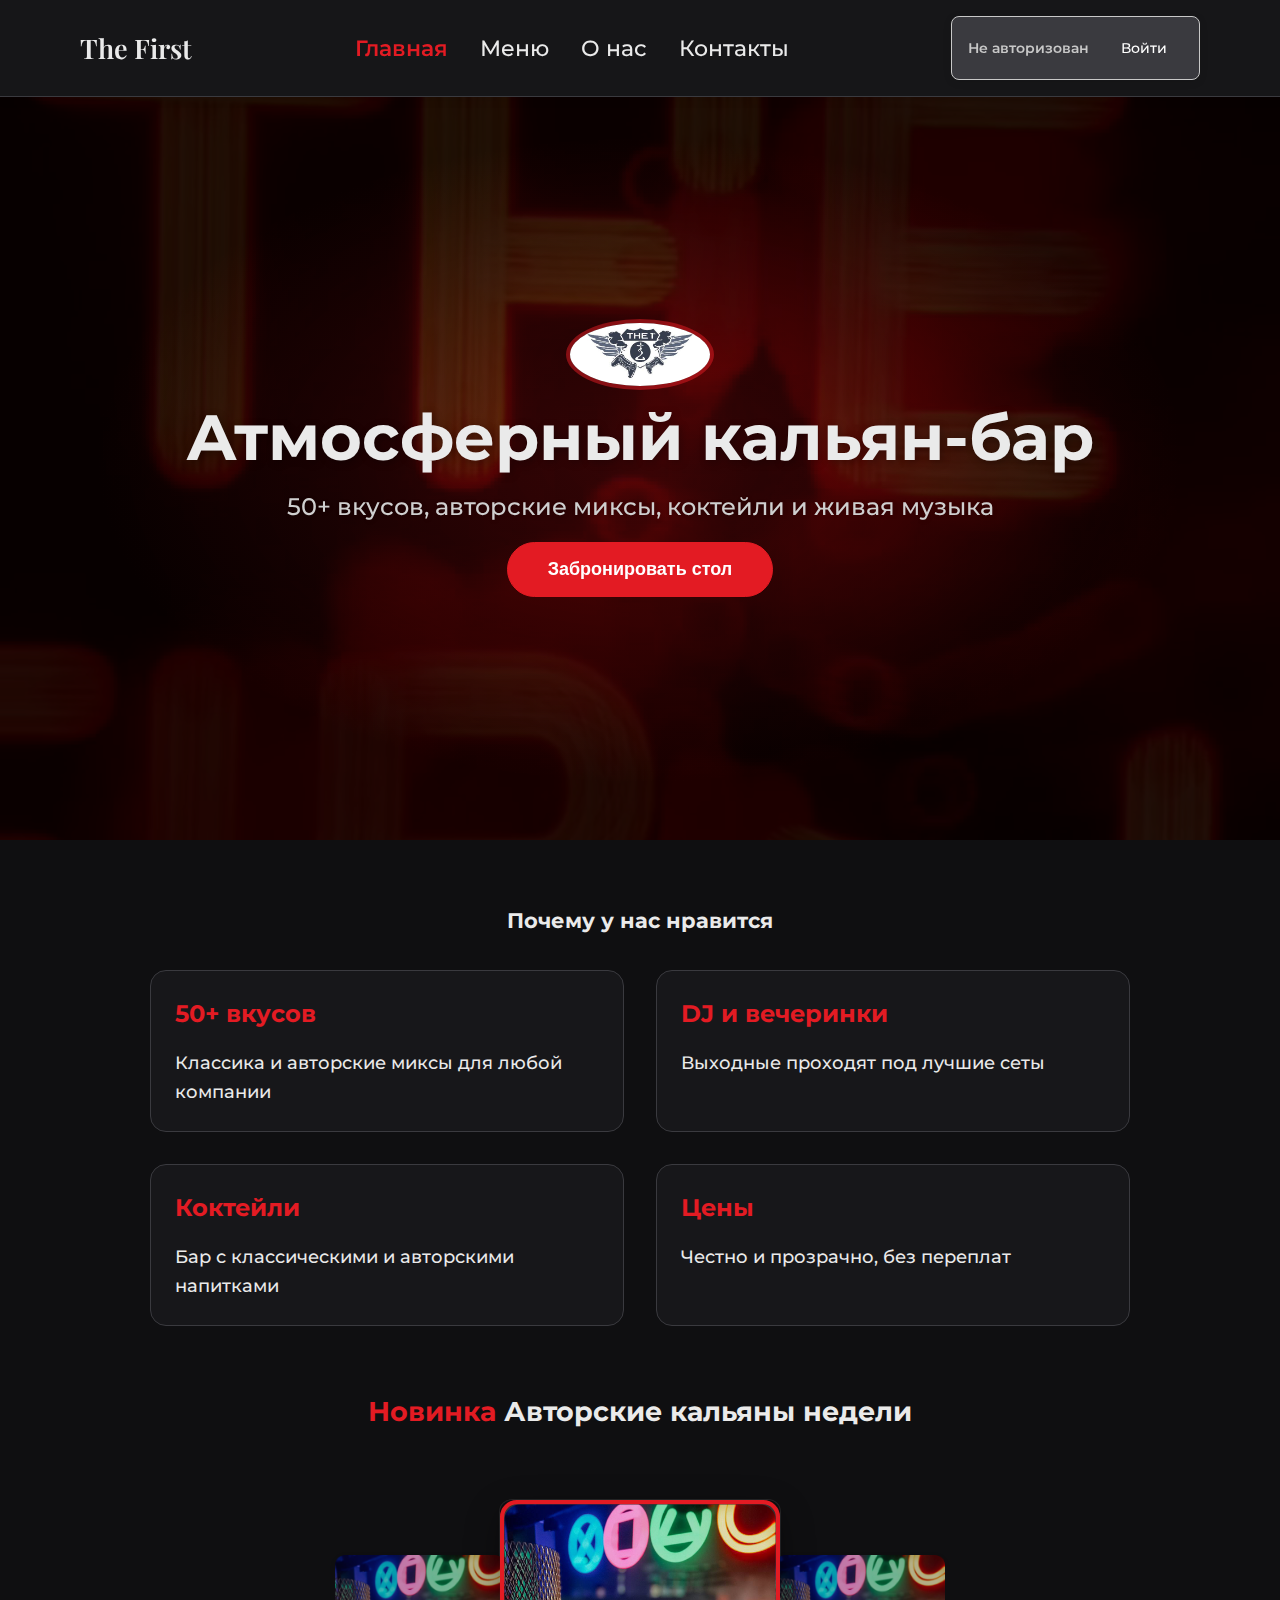
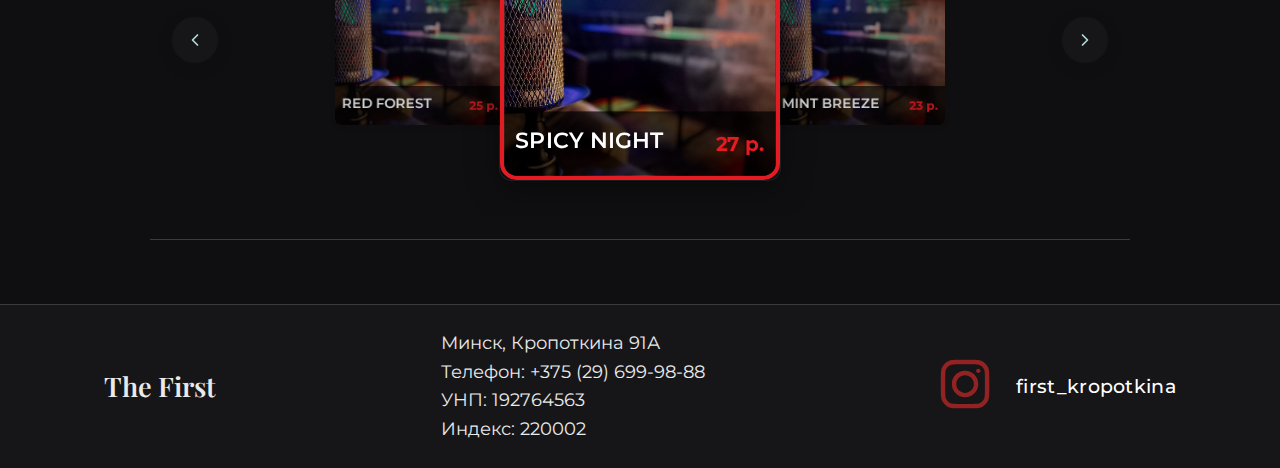
<file: index.html>
<!DOCTYPE html>
<html lang="en">
<head>
    <meta charset="UTF-8">
    <link rel="icon" type="image/svg+xml" href="img/favicon-new.svg">
    <meta name="viewport" content="width=device-width, initial-scale=1.0">
    <title>The First — Hookah Bar</title>
    <link rel="preconnect" href="https://fonts.googleapis.com">
    <link rel="preconnect" href="https://fonts.gstatic.com" crossorigin>
    <link href="https://fonts.googleapis.com/css2?family=Montserrat:wght@400;500;600;700&family=Playfair+Display:wght@600;700&display=swap" rel="stylesheet">
    <link rel="stylesheet" href="css/variables.css">
    <link rel="stylesheet" href="css/style.css">
    <link rel="stylesheet" href="css/button.css">
    <link rel="stylesheet" href="css/home.css">
    <link rel="stylesheet" href="css/input.css">
    <script src="js/burger-menu.js" defer></script>
    <script src="js/demo-sheets.js" defer></script>
    <script src="js/auth.js" defer></script>
    <script>
        document.addEventListener('DOMContentLoaded', function() {
            if (window.updateHeaderNavigation) {
                updateHeaderNavigation();
            }
        });
    </script>
    <script src="js/booking.js" defer></script>
    <link rel="stylesheet" href="css/booking.css">
    <link rel="stylesheet" href="https://cdnjs.cloudflare.com/ajax/libs/font-awesome/6.4.0/css/all.min.css">
</head>
<body>
<header>
    <div class="wrapper header_wrap">
        <h2><a href="index.html">The First</a></h2>
        <nav class="header_nav">
            <ul>
                <li>
                    <a href="index.html">Главная</a>
                </li>
                <li>
                    <a href="pages/menu.html">Меню</a>
                </li>
                <li>
                    <a href="pages/about-us.html">О нас</a>
                </li>
                <li>
                    <a href="pages/contacts.html">Контакты</a>
                </li>
                <li id="adminDatabaseLink" style="display: none;">
                    <a href="pages/admin-database.html">База данных</a>
                </li>
                <li id="userAccountLink" style="display: none;">
                    <a href="pages/login.html">Аккаунт</a>
                </li>
            </ul>
        </nav>
        
        <div class="user-status" id="userStatus" style="display: none;">
            <span id="userNameDisplay"></span>
            <button class="logout-btn" id="headerLogoutBtn">Выйти</button>
        </div>
        <div class="user-status" id="notLoggedInStatus" style="display: flex;">
            <span>Не авторизован</span>
            <a href="pages/login.html" class="login-link">Войти</a>
        </div>

        <div class="burger_menu">
            <div class="burger_menu_header">
                <h2><a href="index.html">The First</a></h2>
                <button class="header_burger" onclick="closeBurgerMenuClick()">
                    <img src="img/cross.svg" alt="cross" title="cross" class="burger-close">
                </button>
            </div>
            <nav class="menu">
                <ul>
                    <li>
                        <a href="pages/menu.html">Меню</a>
                    </li>
                    <li>
                        <a href="pages/about-us.html">О нас</a>
                    </li>
                    <li>
                        <a href="pages/contacts.html">Контакты</a>
                    </li>
                    <li id="adminDatabaseLinkMobile" style="display: none;">
                        <a href="pages/admin-database.html">База данных</a>
                    </li>
                    <li id="userAccountLinkMobile" style="display: none;">
                        <a href="pages/login.html">Аккаунт</a>
                    </li>
                </ul>
                <div class="user-status-mobile" id="userStatusMobile" style="display: none;">
                    <span id="userNameDisplayMobile"></span>
                    <button class="logout-btn" id="headerLogoutBtnMobile">Выйти</button>
                </div>
                <div class="user-status-mobile" id="notLoggedInStatusMobile" style="display: flex;">
                    <span>Не авторизован</span>
                    <a href="pages/login.html" class="login-link">Войти</a>
                </div>
            </nav>
        </div>

        <div class="overlay"></div>

        <button class="header_burger" onclick="burgerMenuClick()">
            <img src="img/burger.svg" alt="burger">
        </button>
    </div>
</header>
<main>
    <section class="intro">
        <div class="intro_media">
            <video class="intro_video" autoplay muted loop playsinline poster="images and video for bar/main photo.jpg">
                <source src="images and video for bar/main video.MP4" type="video/mp4">
            </video>
            <div class="intro_overlay"></div>
        </div>
        <div class="intro_text">
            <img class="intro_logo" src="images and video for bar/logo.jpg" alt="logo">
            <h1>Атмосферный кальян-бар</h1>
            <h2>50+ вкусов, авторские миксы, коктейли и живая музыка</h2>
            <button class="button primary booking-btn">Забронировать стол</button>
        </div>
    </section>
    <section class="features">
        <div class="wrapper features_wrap">
            <h3>Почему у нас нравится</h3>
            <div class="features_container">
                <div class="feature_item">
                    <h2>50+ вкусов</h2>
                    <span>Классика и авторские миксы для любой компании</span>
                </div>
                <div class="feature_item">
                    <h2>DJ и вечеринки</h2>
                    <span>Выходные проходят под лучшие сеты</span>
                </div>
                <div class="feature_item">
                    <h2>Коктейли</h2>
                    <span>Бар с классическими и авторскими напитками</span>
                </div>
                <div class="feature_item">
                    <h2>Цены</h2>
                    <span>Честно и прозрачно, без переплат</span>
                </div>
            </div>
        </div>
    </section>
    <section class="slider">
        <div class="wrapper slider_wrap">
            <h2><span>Новинка</span> Авторские кальяны недели</h2>
            <div class="slider_container">
                <button class="slider-arrow-btn left-arrow" onclick="previousHookah()">
                    <img src="img/chevron-left.svg" alt="chevron-left">
                </button>
                <div class="menu_item" onclick="showHookahModal('red-forest')" style="cursor: pointer;">
                    <img src="images and video for bar/product.jpg" alt="hookah">
                    <div>
                        <h3>RED FOREST</h3>
                        <span>25 р.</span>
                    </div>
                </div>
                <div class="menu_item" onclick="showHookahModal('spicy-night')" style="cursor: pointer;">
                    <img src="images and video for bar/product.jpg" alt="hookah">
                    <div>
                        <h3>SPICY NIGHT</h3>
                        <span>27 р.</span>
                    </div>
                </div>
                <div class="menu_item" onclick="showHookahModal('mint-breeze')" style="cursor: pointer;">
                    <img src="images and video for bar/product.jpg" alt="hookah">
                    <div>
                        <h3>MINT BREEZE</h3>
                        <span>23 р.</span>
                    </div>
                </div>
                <button class="slider-arrow-btn right-arrow" onclick="nextHookah()">
                    <img src="img/chevron-right.svg" alt="chevron-right">
                </button>
            </div>
        </div>
    </section>
</main>

<!-- Hookah Modal -->
<div id="hookahModal" class="modal">
    <div class="modal-content">
        <span class="close" onclick="closeHookahModal()">&times;</span>
        <div class="modal-image" id="hookahModalImage"></div>
        <div class="modal-text">
            <h2 id="hookahModalTitle"></h2>
            <p id="hookahModalDescription"></p>
            <div class="modal-price" id="hookahModalPrice"></div>
        </div>
    </div>
</div>

<footer>
    <div class="wrapper footer_wrap">
        <h2>The First</h2>
        <div class="footer_info">
            <span>Минск, Кропоткина 91А</span>
            <span>Телефон: +375 (29) 699-98-88</span>
            <span>УНП: 192764563</span>
            <span>Индекс: 220002</span>
        </div>
        <div class="footer_socials">
            <a href="https://www.instagram.com/first_kropotkina?igsh=MTJ5ODQ0MnRvdnlzZA==" target="_blank" rel="noopener">
                <img src="img/instagram.svg" alt="instagram">
            </a>
            <span class="instagram-username">first_kropotkina</span>
        </div>
    </div>
</footer>

<script>
// Active navigation highlighting
document.addEventListener('DOMContentLoaded', function() {
    const currentPage = window.location.pathname;
    const navLinks = document.querySelectorAll('.header_nav a');
    
    navLinks.forEach(link => {
        const linkPath = link.getAttribute('href');
        
        // Normalize paths for comparison
        const normalizedCurrentPage = currentPage.replace(/\/$/, '') || '/';
        const normalizedLinkPath = linkPath.replace(/^\.\.\//, '').replace(/^\.\//, '');
        
        // Check if current page matches the link
        let isActive = false;
        
        // For main page (index.html)
        if ((normalizedCurrentPage === '/' || normalizedCurrentPage.endsWith('index.html')) && 
            (normalizedLinkPath === 'index.html' || normalizedLinkPath === '')) {
            isActive = true;
        }
        // For other pages
        else if (normalizedCurrentPage.includes(normalizedLinkPath) && normalizedLinkPath !== 'index.html') {
            isActive = true;
        }
        
        if (isActive) {
            link.classList.add('active');
        }
    });
});
</script>

<script>
// Hookah slider functionality
let currentHookah = 0;
const hookahs = ['red-forest', 'spicy-night', 'mint-breeze'];

function nextHookah() {
    currentHookah = (currentHookah + 1) % hookahs.length;
    updateHookahDisplay();
}

function previousHookah() {
    currentHookah = (currentHookah - 1 + hookahs.length) % hookahs.length;
    updateHookahDisplay();
}

function updateHookahDisplay() {
    const hookahItems = document.querySelectorAll('.menu_item');
    const totalItems = hookahItems.length;
    
    // Create smooth one-way flow: left -> center -> right
    const spacing = 220; // Distance between item centers
    const centerOffset = 1; // Center position offset
    
    hookahItems.forEach((item, index) => {
        // Calculate the position relative to current hookah
        let relativeIndex = (index - currentHookah + totalItems) % totalItems;
        
        // Show all items for smooth flow effect
        item.style.display = 'block';
        item.style.position = 'absolute';
        item.style.left = '50%';
        item.style.top = '50%';
        item.style.transformOrigin = 'center center';
        item.style.transition = 'all 0.8s cubic-bezier(0.23, 1, 0.32, 1)'; // Smoother, longer transition
        
        // Calculate horizontal position - smooth one-way flow
        let x = (relativeIndex - centerOffset) * spacing;
        
        // Calculate scale and opacity with smoother curves
        let distanceFromCenter = Math.abs(relativeIndex - centerOffset);
        let scale = Math.max(0.3, 1 - (distanceFromCenter * 0.15));
        let opacity = Math.max(0.1, 1 - (distanceFromCenter * 0.2));
        
        // Center item gets special treatment - expand when in focus
        if (relativeIndex === centerOffset) {
            scale = 1.1; // Expand the center item
            opacity = 1.0; // Full opacity
        }
        
        // Apply smooth transform
        item.style.transform = `translate(-50%, -50%) translateX(${x}px) scale(${scale})`;
        item.style.opacity = opacity;
        
        // Z-index for layering (center item on top)
        if (relativeIndex === centerOffset) {
            item.style.zIndex = '10'; // Center item on top (in focus)
        } else if (relativeIndex === centerOffset - 1 || relativeIndex === centerOffset + 1) {
            item.style.zIndex = '8'; // Adjacent items
        } else if (relativeIndex === centerOffset - 2 || relativeIndex === centerOffset + 2) {
            item.style.zIndex = '6'; // Next adjacent
        } else {
            item.style.zIndex = '4'; // Far items
        }
    });
}

// Initialize the display when DOM is loaded
document.addEventListener('DOMContentLoaded', function() {
    updateHookahDisplay();
});

// Hookah modal functionality
function showHookahModal(hookahId) {
    const modal = document.getElementById('hookahModal');
    const modalTitle = document.getElementById('hookahModalTitle');
    const modalDescription = document.getElementById('hookahModalDescription');
    const modalImage = document.getElementById('hookahModalImage');
    const modalPrice = document.getElementById('hookahModalPrice');
    
    const hookahData = {
        'red-forest': {
            title: 'RED FOREST',
            description: 'Авторский микс с нотками лесных ягод, ванили и легкой мятой. Идеально для вечерних посиделок.',
            price: '25 р.',
            image: 'images and video for bar/product.jpg'
        },
        'spicy-night': {
            title: 'SPICY NIGHT',
            description: 'Смелый микс с экзотическими специями, цитрусовыми и карамелью. Для любителей ярких вкусов.',
            price: '27 р.',
            image: 'images and video for bar/product.jpg'
        },
        'mint-breeze': {
            title: 'MINT BREEZE',
            description: 'Освежающий микс с мятой, лаймом и легкими цветочными нотками. Отлично подходит для начала вечера.',
            price: '23 р.',
            image: 'images and video for bar/product.jpg'
        }
    };
    
    if (hookahData[hookahId]) {
        modalTitle.textContent = hookahData[hookahId].title;
        modalDescription.textContent = hookahData[hookahId].description;
        modalImage.style.backgroundImage = `url('${hookahData[hookahId].image}')`;
        modalPrice.textContent = hookahData[hookahId].price;
        modal.style.display = 'block';
    }
}

function closeHookahModal() {
    const modal = document.getElementById('hookahModal');
    modal.style.display = 'none';
}

// Close modal when clicking outside of it
window.onclick = function(event) {
    const modal = document.getElementById('hookahModal');
    if (event.target == modal) {
        modal.style.display = 'none';
    }
}
</script>

</body>
</html>
</file>
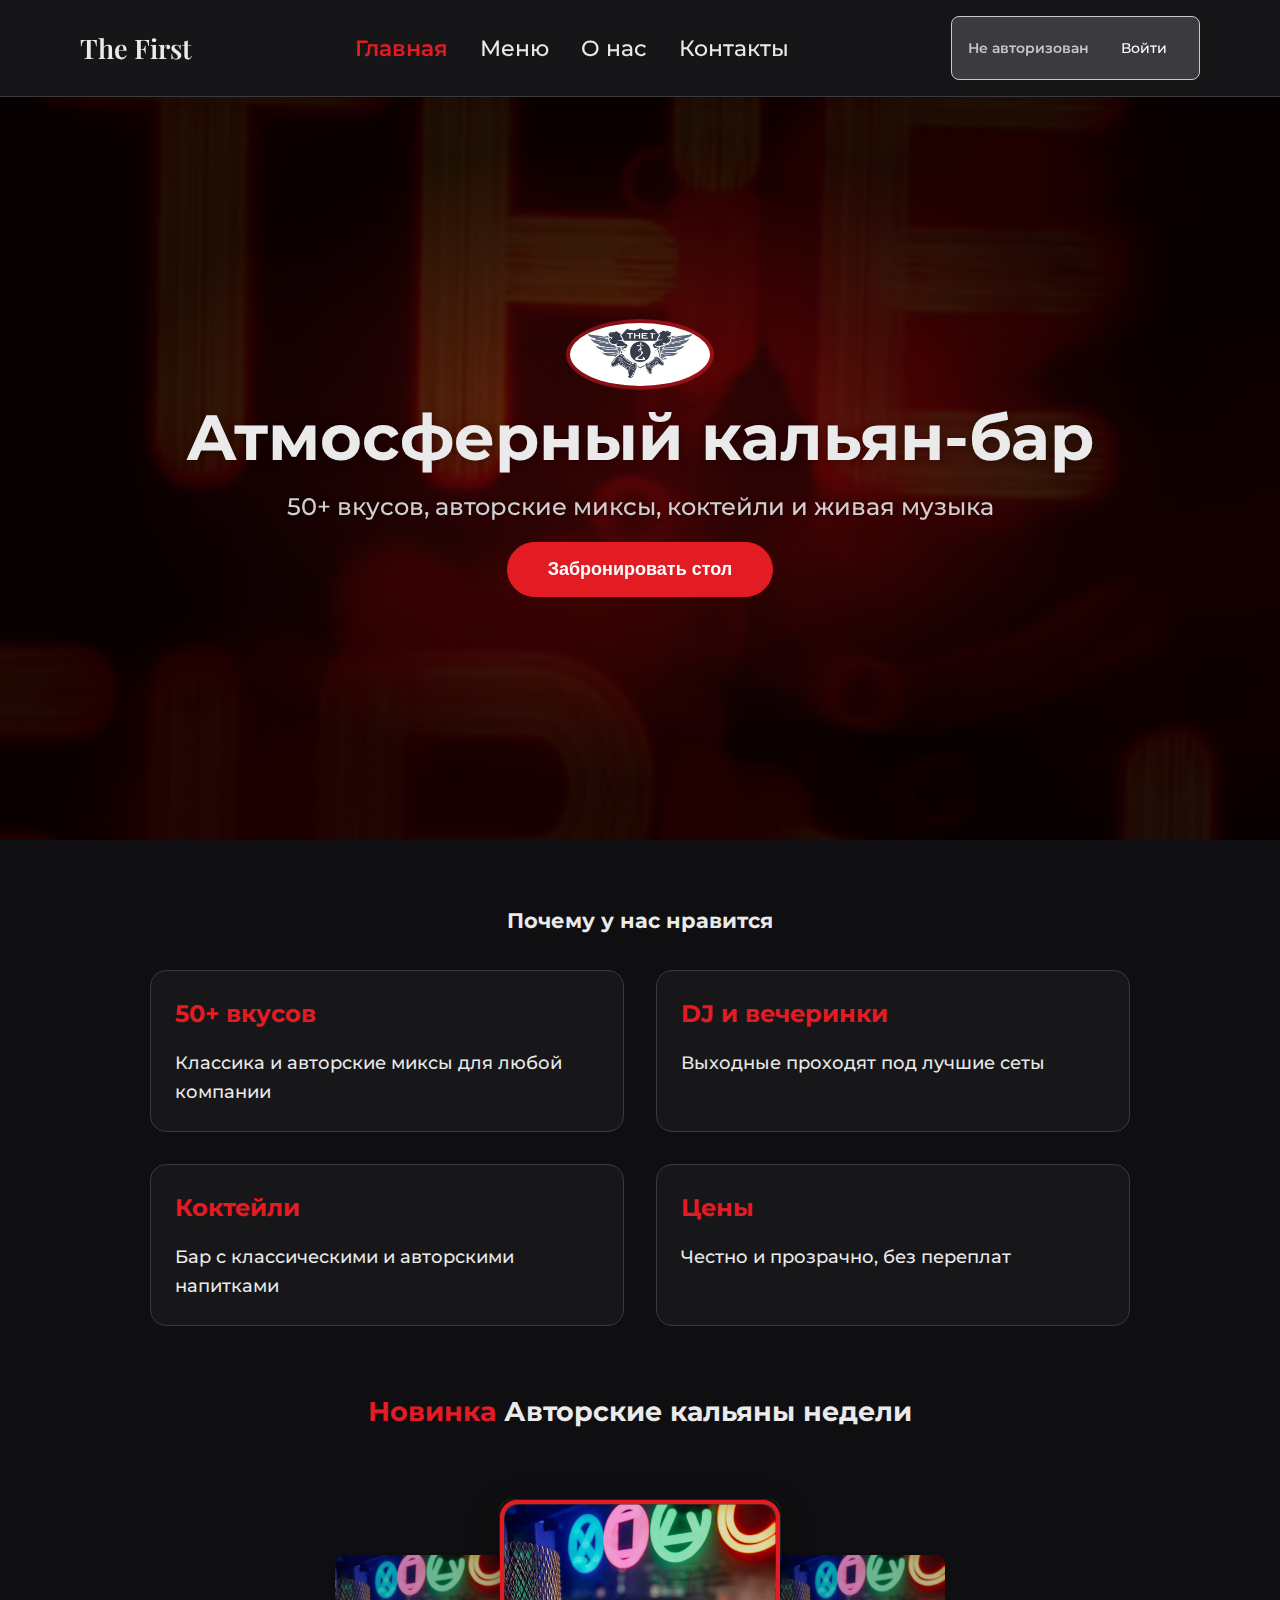
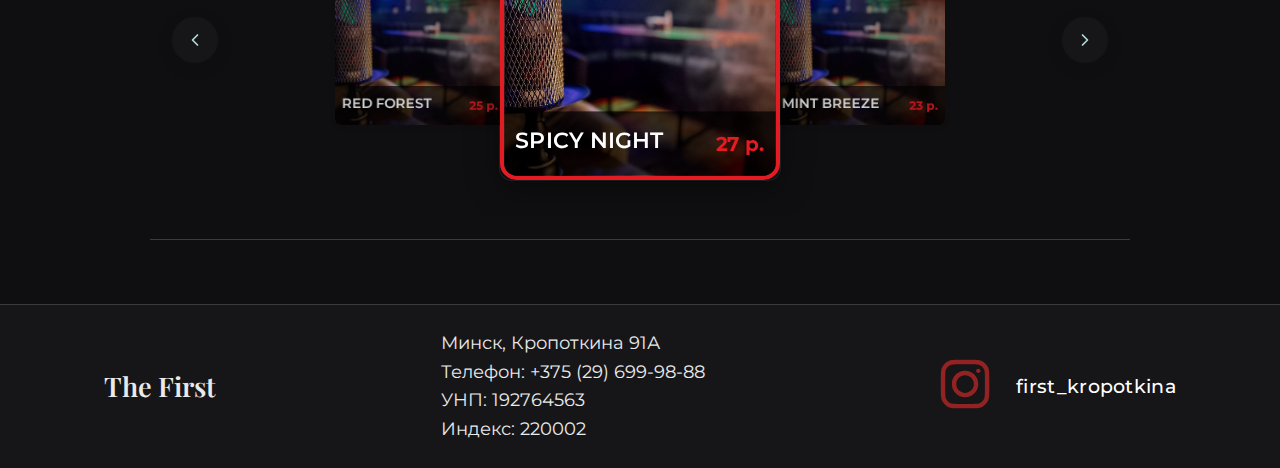
<file: clear-data.html>
<!DOCTYPE html>
<html lang="ru">
<head>
    <meta charset="UTF-8">
    <meta name="viewport" content="width=device-width, initial-scale=1.0">
    <title>Clear All Data</title>
</head>
<body>
    <h1>Clearing All Data...</h1>
    <script>
        // Clear all localStorage data
        localStorage.clear();
        
        // Clear specific items
        localStorage.removeItem('thefirst_user');
        localStorage.removeItem('demo_users');
        localStorage.removeItem('demo_bookings');
        localStorage.removeItem('demo_reviews');
        
        console.log('All data cleared!');
        alert('All saved data has been cleared!');
        
        // Redirect to home page
        window.location.href = 'index.html';
    </script>
</body>
</html>
</file>
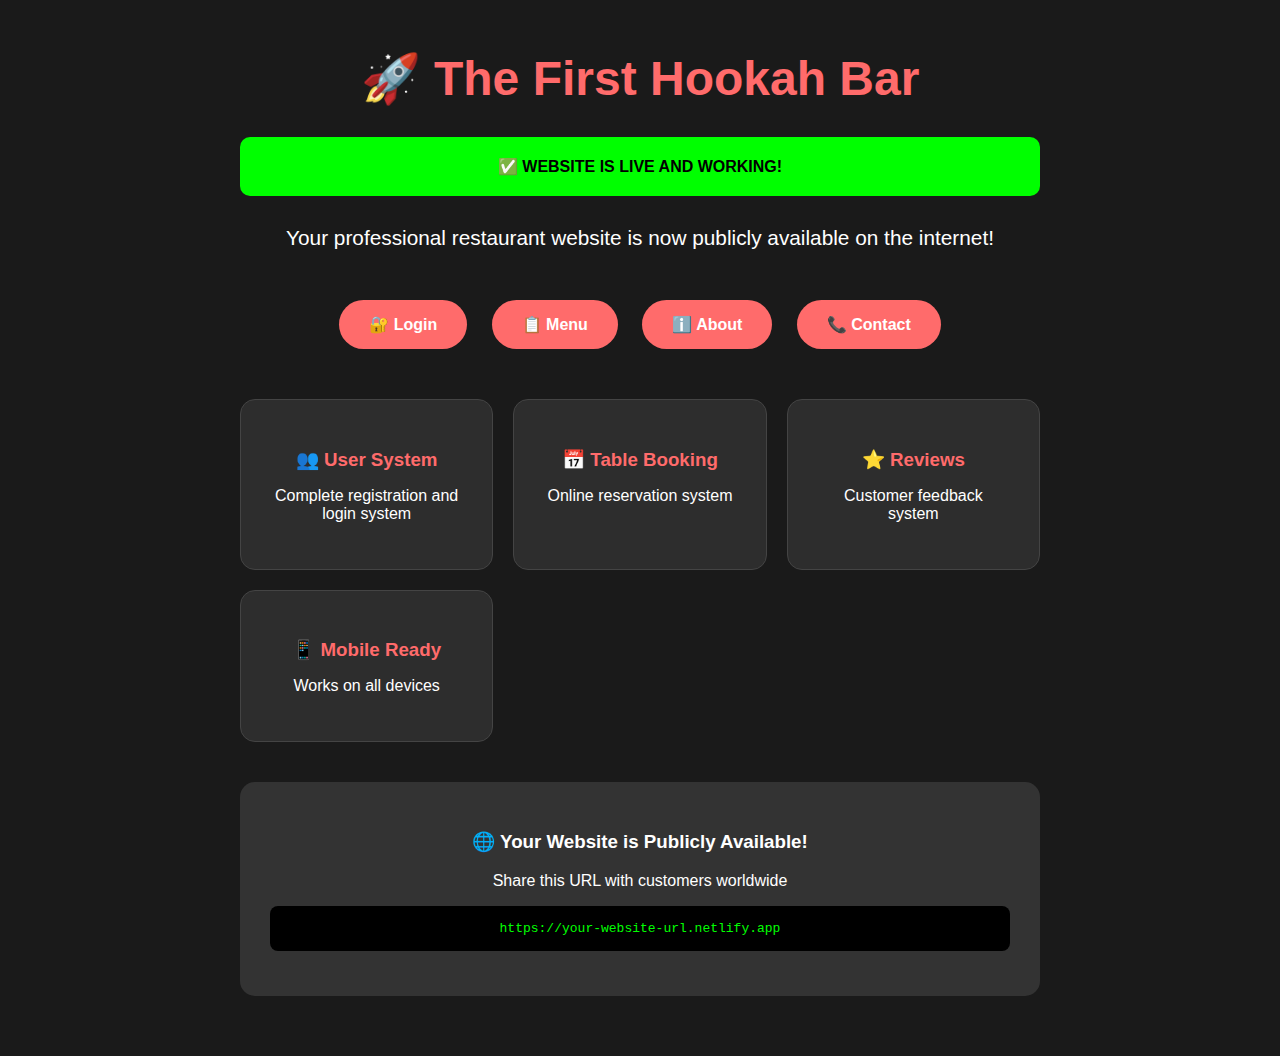
<file: main.html>
<!DOCTYPE html>
<html lang="ru">
<head>
    <meta charset="UTF-8">
    <meta name="viewport" content="width=device-width, initial-scale=1.0">
    <title>The First - Hookah Bar</title>
    <style>
        body {
            font-family: Arial, sans-serif;
            background: #1a1a1a;
            color: white;
            margin: 0;
            padding: 20px;
            text-align: center;
        }
        .container {
            max-width: 800px;
            margin: 0 auto;
        }
        h1 {
            color: #ff6b6b;
            font-size: 3rem;
            margin: 30px 0;
        }
        .status {
            background: #00ff00;
            color: #000;
            padding: 20px;
            border-radius: 10px;
            font-weight: bold;
            margin: 20px 0;
        }
        .button {
            display: inline-block;
            background: #ff6b6b;
            color: white;
            padding: 15px 30px;
            text-decoration: none;
            border-radius: 50px;
            margin: 10px;
            font-weight: bold;
        }
        .button:hover {
            background: #ee5a52;
        }
        .features {
            display: grid;
            grid-template-columns: repeat(auto-fit, minmax(250px, 1fr));
            gap: 20px;
            margin: 40px 0;
        }
        .feature {
            background: #2d2d2d;
            padding: 30px;
            border-radius: 15px;
            border: 1px solid #444;
        }
        .feature h3 {
            color: #ff6b6b;
            margin-bottom: 15px;
        }
    </style>
</head>
<body>
    <div class="container">
        <h1>🚀 The First Hookah Bar</h1>
        
        <div class="status">
            ✅ WEBSITE IS LIVE AND WORKING!
        </div>
        
        <p style="font-size: 1.3rem; margin: 30px 0;">
            Your professional restaurant website is now publicly available on the internet!
        </p>
        
        <div style="margin: 40px 0;">
            <a href="pages/login.html" class="button">🔐 Login</a>
            <a href="pages/menu.html" class="button">📋 Menu</a>
            <a href="pages/about-us.html" class="button">ℹ️ About</a>
            <a href="pages/contacts.html" class="button">📞 Contact</a>
        </div>
        
        <div class="features">
            <div class="feature">
                <h3>👥 User System</h3>
                <p>Complete registration and login system</p>
            </div>
            <div class="feature">
                <h3>📅 Table Booking</h3>
                <p>Online reservation system</p>
            </div>
            <div class="feature">
                <h3>⭐ Reviews</h3>
                <p>Customer feedback system</p>
            </div>
            <div class="feature">
                <h3>📱 Mobile Ready</h3>
                <p>Works on all devices</p>
            </div>
        </div>
        
        <div style="background: #333; padding: 30px; border-radius: 15px; margin: 40px 0;">
            <h3>🌐 Your Website is Publicly Available!</h3>
            <p>Share this URL with customers worldwide</p>
            <div style="background: #000; padding: 15px; border-radius: 8px; margin: 15px 0; font-family: monospace; color: #00ff00;">
                https://your-website-url.netlify.app
            </div>
        </div>
    </div>
</body>
</html>
</file>
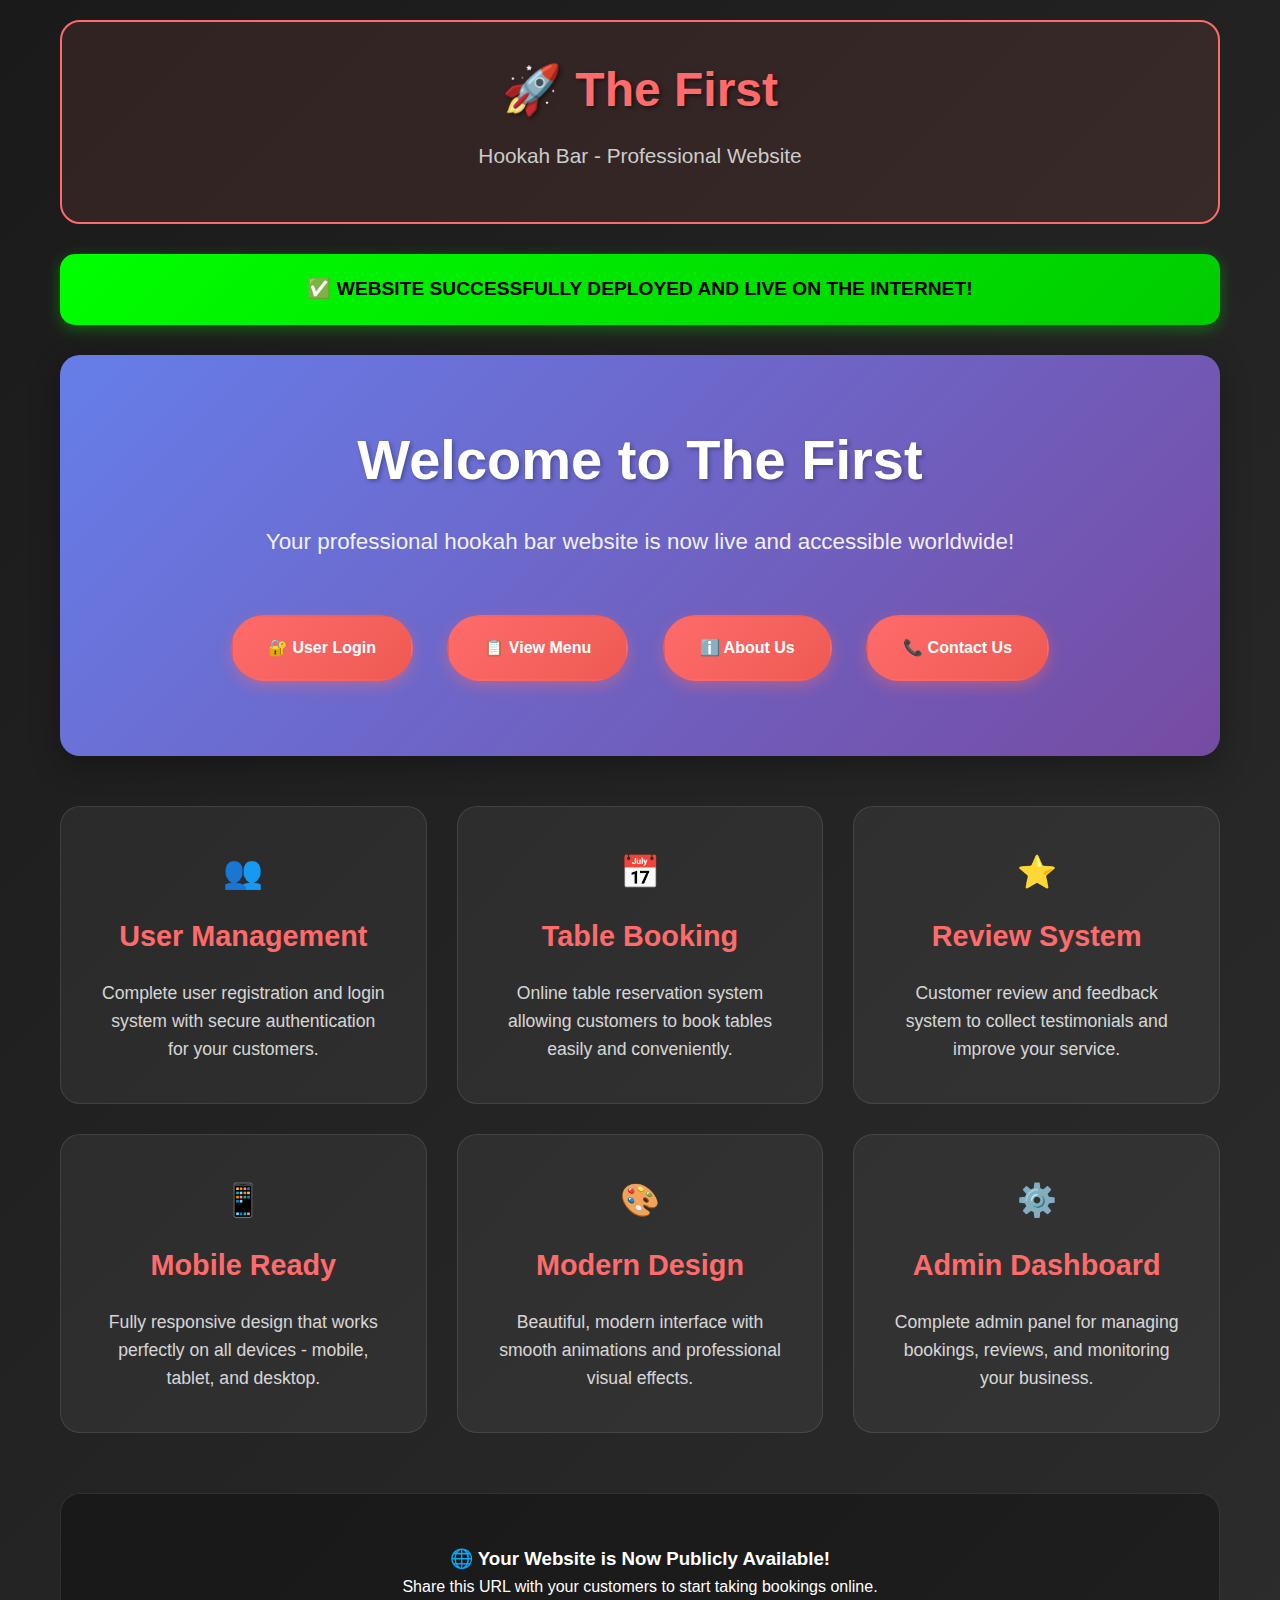
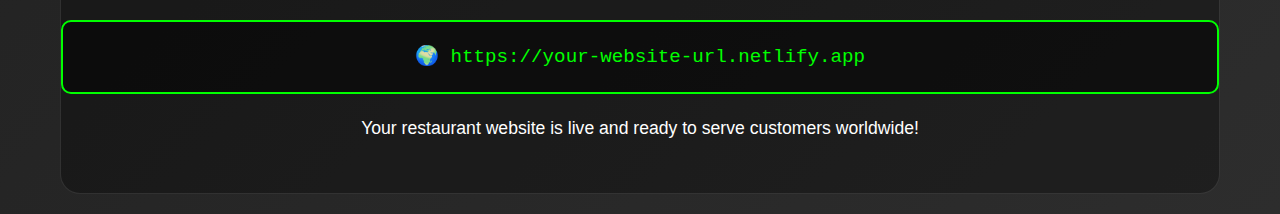
<file: website.html>
<!DOCTYPE html>
<html lang="ru">
<head>
    <meta charset="UTF-8">
    <meta name="viewport" content="width=device-width, initial-scale=1.0">
    <title>The First - Hookah Bar</title>
    <style>
        * {
            margin: 0;
            padding: 0;
            box-sizing: border-box;
        }
        
        body {
            font-family: 'Arial', sans-serif;
            background: linear-gradient(135deg, #1a1a1a 0%, #2d2d2d 100%);
            color: white;
            line-height: 1.6;
            min-height: 100vh;
        }
        
        .container {
            max-width: 1200px;
            margin: 0 auto;
            padding: 20px;
        }
        
        header {
            background: rgba(255, 107, 107, 0.1);
            padding: 30px 0;
            text-align: center;
            border-radius: 20px;
            margin-bottom: 30px;
            border: 2px solid #ff6b6b;
        }
        
        h1 {
            font-size: 3rem;
            color: #ff6b6b;
            margin-bottom: 10px;
            text-shadow: 2px 2px 4px rgba(0,0,0,0.5);
        }
        
        .subtitle {
            font-size: 1.3rem;
            color: #ccc;
            margin-bottom: 20px;
        }
        
        .status {
            background: linear-gradient(135deg, #00ff00, #00cc00);
            color: #000;
            padding: 20px;
            border-radius: 15px;
            text-align: center;
            font-weight: bold;
            font-size: 1.2rem;
            margin: 20px 0;
            box-shadow: 0 4px 15px rgba(0, 255, 0, 0.3);
        }
        
        .hero {
            text-align: center;
            padding: 60px 0;
            background: linear-gradient(135deg, #667eea 0%, #764ba2 100%);
            margin: 30px 0;
            border-radius: 20px;
            box-shadow: 0 10px 30px rgba(0,0,0,0.3);
        }
        
        .hero h2 {
            font-size: 3.5rem;
            margin-bottom: 20px;
            text-shadow: 2px 2px 4px rgba(0,0,0,0.3);
        }
        
        .hero p {
            font-size: 1.4rem;
            margin-bottom: 40px;
            opacity: 0.9;
        }
        
        .button {
            display: inline-block;
            background: linear-gradient(135deg, #ff6b6b, #ee5a52);
            color: white;
            padding: 18px 35px;
            text-decoration: none;
            border-radius: 50px;
            font-weight: bold;
            margin: 15px;
            transition: all 0.3s ease;
            box-shadow: 0 5px 15px rgba(255, 107, 107, 0.4);
            border: 2px solid transparent;
        }
        
        .button:hover {
            transform: translateY(-5px);
            box-shadow: 0 8px 25px rgba(255, 107, 107, 0.6);
            border-color: #fff;
        }
        
        .features {
            display: grid;
            grid-template-columns: repeat(auto-fit, minmax(300px, 1fr));
            gap: 30px;
            margin: 50px 0;
        }
        
        .feature {
            background: rgba(255, 255, 255, 0.05);
            padding: 40px;
            border-radius: 20px;
            text-align: center;
            border: 1px solid rgba(255, 255, 255, 0.1);
            transition: transform 0.3s ease;
        }
        
        .feature:hover {
            transform: translateY(-10px);
            background: rgba(255, 255, 255, 0.1);
        }
        
        .feature h3 {
            color: #ff6b6b;
            margin-bottom: 20px;
            font-size: 1.8rem;
        }
        
        .feature p {
            font-size: 1.1rem;
            opacity: 0.8;
        }
        
        footer {
            background: rgba(0, 0, 0, 0.3);
            text-align: center;
            padding: 50px 0;
            border-radius: 20px;
            margin-top: 60px;
            border: 1px solid rgba(255, 255, 255, 0.1);
        }
        
        .url-display {
            background: rgba(0, 0, 0, 0.5);
            padding: 20px;
            border-radius: 10px;
            margin: 20px 0;
            font-family: monospace;
            font-size: 1.2rem;
            color: #00ff00;
            border: 2px solid #00ff00;
        }
        
        .emoji {
            font-size: 2rem;
            margin-bottom: 15px;
        }
    </style>
</head>
<body>
    <div class="container">
        <header>
            <h1>🚀 The First</h1>
            <p class="subtitle">Hookah Bar - Professional Website</p>
        </header>
        
        <div class="status">
            ✅ WEBSITE SUCCESSFULLY DEPLOYED AND LIVE ON THE INTERNET!
        </div>
        
        <div class="hero">
            <h2>Welcome to The First</h2>
            <p>Your professional hookah bar website is now live and accessible worldwide!</p>
            <a href="pages/login.html" class="button">🔐 User Login</a>
            <a href="pages/menu.html" class="button">📋 View Menu</a>
            <a href="pages/about-us.html" class="button">ℹ️ About Us</a>
            <a href="pages/contacts.html" class="button">📞 Contact Us</a>
        </div>
        
        <div class="features">
            <div class="feature">
                <div class="emoji">👥</div>
                <h3>User Management</h3>
                <p>Complete user registration and login system with secure authentication for your customers.</p>
            </div>
            <div class="feature">
                <div class="emoji">📅</div>
                <h3>Table Booking</h3>
                <p>Online table reservation system allowing customers to book tables easily and conveniently.</p>
            </div>
            <div class="feature">
                <div class="emoji">⭐</div>
                <h3>Review System</h3>
                <p>Customer review and feedback system to collect testimonials and improve your service.</p>
            </div>
            <div class="feature">
                <div class="emoji">📱</div>
                <h3>Mobile Ready</h3>
                <p>Fully responsive design that works perfectly on all devices - mobile, tablet, and desktop.</p>
            </div>
            <div class="feature">
                <div class="emoji">🎨</div>
                <h3>Modern Design</h3>
                <p>Beautiful, modern interface with smooth animations and professional visual effects.</p>
            </div>
            <div class="feature">
                <div class="emoji">⚙️</div>
                <h3>Admin Dashboard</h3>
                <p>Complete admin panel for managing bookings, reviews, and monitoring your business.</p>
            </div>
        </div>
        
        <footer>
            <h3>🌐 Your Website is Now Publicly Available!</h3>
            <p>Share this URL with your customers to start taking bookings online.</p>
            <div class="url-display">
                🌍 https://your-website-url.netlify.app
            </div>
            <p style="margin-top: 20px; font-size: 1.1rem;">
                Your restaurant website is live and ready to serve customers worldwide!
            </p>
        </footer>
    </div>
</body>
</html>
</file>
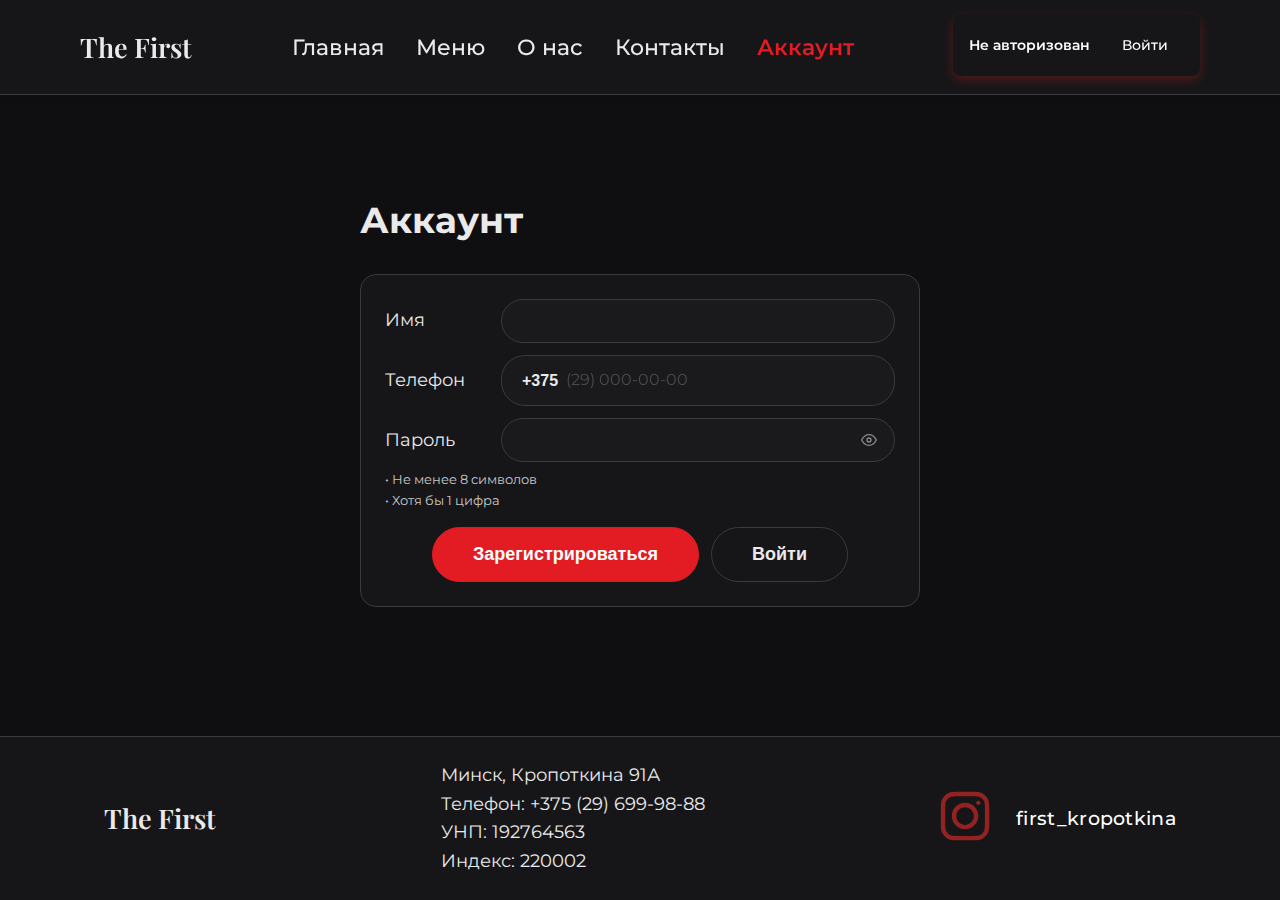
<file: pages/admin-database.html>
<!DOCTYPE html>
<html lang="ru">
<head>
    <meta charset="UTF-8">
    <meta name="viewport" content="width=device-width, initial-scale=1.0">
    <title>The First - База данных</title>
    <link rel="icon" type="image/svg+xml" href="../img/favicon-new.svg">
    <link rel="preconnect" href="https://fonts.googleapis.com">
    <link rel="preconnect" href="https://fonts.gstatic.com" crossorigin>
    <link href="https://fonts.googleapis.com/css2?family=Montserrat:wght@400;500;600;700&family=Playfair+Display:wght@600;700&display=swap" rel="stylesheet">
    <link rel="stylesheet" href="../css/variables.css">
    <link rel="stylesheet" href="../css/style.css">
    <link rel="stylesheet" href="../css/button.css">
    <link rel="stylesheet" href="../css/input.css">
    <script src="../js/burger-menu.js" defer></script>
    <script src="../js/demo-sheets.js" defer></script>
    <script src="../js/auth.js" defer></script>
    <style>
        .admin-database {
            padding: 2rem 0;
        }
        .database-tabs {
            display: flex;
            gap: 1rem;
            margin-bottom: 2rem;
            border-bottom: 1px solid var(--light-gray);
        }
        .tab-button {
            padding: 1rem 2rem;
            background: transparent;
            border: none;
            color: var(--font);
            cursor: pointer;
            border-bottom: 3px solid transparent;
            transition: all 0.3s ease;
        }
        .tab-button.active {
            border-bottom-color: var(--red1);
            color: var(--red1);
        }
        .tab-content {
            display: none;
        }
        .tab-content.active {
            display: block;
        }
        .data-table {
            width: 100%;
            border-collapse: collapse;
            background: var(--red3);
            border-radius: 0.5rem;
            overflow: hidden;
        }
        .data-table th,
        .data-table td {
            padding: 1rem;
            text-align: left;
            border-bottom: 1px solid var(--light-gray);
        }
        .data-table th {
            background: var(--red2);
            font-weight: 600;
        }
        .data-table tr:hover {
            background: var(--red2);
        }
        .stats-grid {
            display: grid;
            grid-template-columns: repeat(auto-fit, minmax(200px, 1fr));
            gap: 1rem;
            margin-bottom: 2rem;
        }
        .stat-card {
            background: var(--red3);
            padding: 1.5rem;
            border-radius: 0.5rem;
            border: 1px solid var(--light-gray);
            text-align: center;
        }
        .stat-number {
            font-size: 2rem;
            font-weight: 700;
            color: var(--red1);
        }
        .stat-label {
            color: var(--gray);
            margin-top: 0.5rem;
        }
        .status-badge {
            padding: 0.25rem 0.75rem;
            border-radius: 1rem;
            font-size: 0.875rem;
            font-weight: 600;
        }
        .status-badge.approved {
            background: #d4edda;
            color: #155724;
        }
        .status-badge.pending {
            background: #fff3cd;
            color: #856404;
        }
        .status-badge.displayed {
            background: #d1ecf1;
            color: #0c5460;
        }
        .status-badge.hidden {
            background: #f8d7da;
            color: #721c24;
        }
        .action-btn {
            padding: 0.25rem 0.5rem;
            margin: 0.125rem;
            border: none;
            border-radius: 0.25rem;
            font-size: 0.75rem;
            cursor: pointer;
            transition: all 0.3s ease;
        }
        .action-btn.approve {
            background: #28a745;
            color: white;
        }
        .action-btn.unapprove {
            background: #ffc107;
            color: #212529;
        }
        .action-btn.show {
            background: #17a2b8;
            color: white;
        }
        .action-btn.hide {
            background: #6c757d;
            color: white;
        }
        .action-btn.delete {
            background: #dc3545;
            color: white;
        }
        .action-btn:hover {
            opacity: 0.8;
            transform: translateY(-1px);
        }
        
        /* Delete Confirmation Modal */
        .delete-confirmation-modal {
            position: fixed;
            top: 0;
            left: 0;
            right: 0;
            bottom: 0;
            background: rgba(0, 0, 0, 0.8);
            backdrop-filter: blur(8px);
            display: flex;
            justify-content: center;
            align-items: center;
            z-index: 1002;
            padding: 1rem;
        }
        
        .delete-confirmation-content {
            background: var(--pink2);
            border: 1px solid var(--light-gray);
            border-radius: 1rem;
            padding: 2rem;
            position: relative;
            width: 100%;
            max-width: 400px;
            text-align: center;
            box-shadow: 0 20px 60px rgba(0, 0, 0, 0.3);
        }
        
        .delete-confirmation-content h3 {
            color: var(--font);
            margin-bottom: 1rem;
            font-family: "Playfair Display", serif;
            font-size: 1.5rem;
        }
        
        .delete-confirmation-content p {
            color: var(--font);
            margin-bottom: 2rem;
            line-height: 1.5;
        }
        
        .confirmation-buttons {
            display: flex;
            gap: 1rem;
            justify-content: center;
        }
        
        .confirmation-buttons .button {
            flex: 1;
            max-width: 150px;
        }
        
        @media (max-width: 768px) {
            .delete-confirmation-content {
                margin: 0.5rem;
                padding: 1.5rem;
            }
            
            .confirmation-buttons {
                flex-direction: column;
                gap: 0.75rem;
            }
            
            .confirmation-buttons .button {
                max-width: none;
            }
        }
    </style>
</head>
<body>
<header>
    <div class="wrapper header_wrap">
        <h2><a href="../index.html">The First</a></h2>
        <nav class="header_nav">
            <ul>
                <li><a href="../index.html">Главная</a></li>
                <li><a href="../pages/menu.html">Меню</a></li>
                <li><a href="../pages/about-us.html">О нас</a></li>
                <li><a href="../pages/contacts.html">Контакты</a></li>
                <li><a href="admin-database.html">База данных</a></li>
                <li><a href="../pages/login.html">Аккаунт</a></li>
            </ul>
        </nav>

        <div class="burger_menu">
            <div class="burger_menu_header">
                <h2><a href="../index.html">The First</a></h2>
                <button class="header_burger" onclick="closeBurgerMenuClick()">
                    <img src="../img/cross.svg" alt="cross" title="cross" class="burger-close">
                </button>
            </div>
            <nav class="menu">
                <ul>
                    <li><a href="../index.html">Главная</a></li>
                    <li><a href="../pages/menu.html">Меню</a></li>
                    <li><a href="../pages/about-us.html">О нас</a></li>
                    <li><a href="../pages/contacts.html">Контакты</a></li>
                    <li><a href="admin-database.html">База данных</a></li>
                    <li><a href="../pages/login.html">Аккаунт</a></li>
                </ul>
            </nav>
        </div>

        <div class="overlay"></div>

        <button class="header_burger" onclick="burgerMenuClick()">
            <img src="../img/burger.svg" alt="burger">
        </button>
    </div>
</header>

<main>
    <section class="wrapper admin-database">
        <h1>База данных бронирований</h1>
        
        <div id="adminAccess" style="display: none;">
            <p>Доступ запрещен. Только администраторы могут просматривать эту страницу.</p>
            <a href="../pages/login.html" class="button primary">Войти в аккаунт</a>
        </div>

        <div id="adminContent" style="display: none;">
            <div style="margin-bottom: 2rem; text-align: center;">
                <button class="button" onclick="clearAllData()" style="background: #dc2626; color: white; border: 2px solid #dc2626; padding: 0.75rem 1.5rem; border-radius: 8px; font-weight: 600;">
                    🗑️ Очистить все данные
                </button>
            </div>
            <div class="database-tabs">
                <button class="tab-button active" onclick="showTab('bookings')">Бронирования</button>
                <button class="tab-button" onclick="showTab('reviews')">Отзывы</button>
            </div>

            <div id="bookingsTab" class="tab-content active">
                <div class="stats-grid">
                    <div class="stat-card">
                        <div class="stat-number" id="totalBookings">0</div>
                        <div class="stat-label">Всего бронирований</div>
                    </div>
                    <div class="stat-card">
                        <div class="stat-number" id="vipBookings">0</div>
                        <div class="stat-label">VIP-бронирований</div>
                    </div>
                    <div class="stat-card">
                        <div class="stat-number" id="todayBookings">0</div>
                        <div class="stat-label">Бронирований сегодня</div>
                    </div>
                </div>

                <div class="data-table-container">
                    <table class="data-table" id="bookingsTable">
                        <thead>
                            <tr>
                                <th>Дата</th>
                                <th>Время</th>
                                <th>Имя</th>
                                <th>Телефон</th>
                                <th>Тип</th>
                                <th>Гости</th>
                                <th>Скидка</th>
                                <th>Комментарий</th>
                            </tr>
                        </thead>
                        <tbody id="bookingsTableBody">
                            <tr>
                                <td colspan="8" style="text-align: center;">Нет данных</td>
                            </tr>
                        </tbody>
                    </table>
                </div>
            </div>

            <div id="reviewsTab" class="tab-content">
                <div class="stats-grid">
                    <div class="stat-card">
                        <div class="stat-number" id="totalReviews">0</div>
                        <div class="stat-label">Всего отзывов</div>
                    </div>
                    <div class="stat-card">
                        <div class="stat-number" id="approvedReviews">0</div>
                        <div class="stat-label">Одобренных</div>
                    </div>
                </div>

                <div class="data-table-container">
                    <table class="data-table" id="reviewsTable">
                        <thead>
                            <tr>
                                <th>Дата</th>
                                <th>Имя</th>
                                <th>Отзыв</th>
                                <th>Статус</th>
                                <th>Действия</th>
                            </tr>
                        </thead>
                        <tbody id="reviewsTableBody">
                            <tr>
                                <td colspan="5" style="text-align: center;">Нет данных</td>
                            </tr>
                        </tbody>
                    </table>
                </div>
            </div>
        </div>
    </section>
</main>

<footer>
    <div class="wrapper footer_wrap">
        <h2>The First</h2>
        <div class="footer_info">
            <span>Минск, Кропоткина 91А</span>
            <span>Телефон: +375 (29) 699-98-88</span>
            <span>УНП: 192764563</span>
            <span>Индекс: 220002</span>
        </div>
        <div class="footer_socials">
            <a href="https://www.instagram.com/first_kropotkina?igsh=MTJ5ODQ0MnRvdnlzZA==" target="_blank" rel="noopener">
                <img src="../img/instagram.svg" alt="instagram">
            </a>
            <span class="instagram-username">first_kropotkina</span>
        </div>
    </div>
</footer>

<script>
function loadBookingsData() {
    const bookings = JSON.parse(localStorage.getItem('demo_bookings') || '[]');
    const tbody = document.getElementById('bookingsTableBody');
    
    if (bookings.length === 0) {
        tbody.innerHTML = '<tr><td colspan="8" style="text-align: center;">Нет бронирований</td></tr>';
        return;
    }
    
    tbody.innerHTML = bookings.map(booking => `
        <tr>
            <td>${new Date(booking.timestamp).toLocaleDateString('ru-RU')}</td>
            <td>${booking.time}</td>
            <td>${booking.name}</td>
            <td>${booking.phone}</td>
            <td>${booking.tableType === 'vip' ? 'VIP' : 'Обычный'}</td>
            <td>${booking.guests}</td>
            <td>${booking.discount || 0}%</td>
            <td>${booking.comment || '-'}</td>
        </tr>
    `).join('');
}

function updateStats() {
    const bookings = JSON.parse(localStorage.getItem('demo_bookings') || '[]');
    const today = new Date().toDateString();
    
    const totalBookings = bookings.length;
    const vipBookings = bookings.filter(b => b.tableType === 'vip').length;
    const todayBookings = bookings.filter(b => new Date(b.timestamp).toDateString() === today).length;
    
    document.getElementById('totalBookings').textContent = totalBookings;
    document.getElementById('vipBookings').textContent = vipBookings;
    document.getElementById('todayBookings').textContent = todayBookings;
}

// Tab switching functionality
function showTab(tabName) {
    // Hide all tabs
    document.querySelectorAll('.tab-content').forEach(tab => {
        tab.classList.remove('active');
    });
    
    // Remove active class from all buttons
    document.querySelectorAll('.tab-button').forEach(button => {
        button.classList.remove('active');
    });
    
    // Show selected tab
    document.getElementById(tabName + 'Tab').classList.add('active');
    
    // Add active class to clicked button
    event.target.classList.add('active');
    
    // Load data for the selected tab
    if (tabName === 'bookings') {
        loadBookingsData();
        updateStats();
    } else if (tabName === 'reviews') {
        loadReviewsData();
        updateReviewStats();
    }
}

// Load reviews data
function loadReviewsData() {
    const reviews = JSON.parse(localStorage.getItem('demo_reviews') || '[]');
    const tbody = document.getElementById('reviewsTableBody');
    
    if (reviews.length === 0) {
        tbody.innerHTML = '<tr><td colspan="5" style="text-align: center;">Нет отзывов</td></tr>';
        return;
    }
    
    tbody.innerHTML = reviews.map(review => `
        <tr>
            <td>${new Date(review.timestamp).toLocaleDateString('ru-RU')}</td>
            <td>${review.name}</td>
            <td style="max-width: 300px; word-wrap: break-word;">${review.review}</td>
            <td>
                <span class="status-badge ${review.approved ? 'approved' : 'pending'}">
                    ${review.approved ? 'Одобрен' : 'Ожидает'}
                </span>
            </td>
            <td>
                <button onclick="toggleReviewApproval(${review.id})" class="action-btn ${review.approved ? 'unapprove' : 'approve'}">
                    ${review.approved ? 'Отклонить' : 'Одобрить'}
                </button>
                <button onclick="showDeleteConfirmation(${review.id})" class="action-btn delete">Удалить</button>
            </td>
        </tr>
    `).join('');
}

// Update review statistics
function updateReviewStats() {
    const reviews = JSON.parse(localStorage.getItem('demo_reviews') || '[]');
    
    const totalReviews = reviews.length;
    const approvedReviews = reviews.filter(r => r.approved).length;
    
    document.getElementById('totalReviews').textContent = totalReviews;
    document.getElementById('approvedReviews').textContent = approvedReviews;
}

// Toggle review approval
function toggleReviewApproval(reviewId) {
    const reviews = JSON.parse(localStorage.getItem('demo_reviews') || '[]');
    const review = reviews.find(r => r.id === reviewId);
    
    if (review) {
        review.approved = !review.approved;
        // If approved, automatically display on site
        if (review.approved) {
            review.displayed = true;
        } else {
            review.displayed = false;
        }
        localStorage.setItem('demo_reviews', JSON.stringify(reviews));
        loadReviewsData();
        updateReviewStats();
    }
}

// Show delete confirmation modal
function showDeleteConfirmation(reviewId) {
    // Remove any existing confirmation modals
    const existingModal = document.querySelector('.delete-confirmation-modal');
    if (existingModal) {
        existingModal.remove();
    }
    
    // Create confirmation modal
    const modalHTML = `
        <div class="delete-confirmation-modal">
            <div class="delete-confirmation-content">
                <h3>Подтверждение удаления</h3>
                <p>Вы уверены, что хотите удалить этот отзыв?</p>
                <div class="confirmation-buttons">
                    <button class="button primary" onclick="confirmDelete(${reviewId})">Да, удалить</button>
                    <button class="button" onclick="cancelDelete()">Отмена</button>
                </div>
            </div>
        </div>
    `;
    
    document.body.insertAdjacentHTML('beforeend', modalHTML);
}

// Confirm delete
function confirmDelete(reviewId) {
    const reviews = JSON.parse(localStorage.getItem('demo_reviews') || '[]');
    const filteredReviews = reviews.filter(r => r.id !== reviewId);
    localStorage.setItem('demo_reviews', JSON.stringify(filteredReviews));
    loadReviewsData();
    updateReviewStats();
    cancelDelete();
}

// Cancel delete
function cancelDelete() {
    const modal = document.querySelector('.delete-confirmation-modal');
    if (modal) {
        modal.remove();
    }
}

// Check admin access on page load
document.addEventListener('DOMContentLoaded', () => {
    const user = JSON.parse(localStorage.getItem('thefirst_user') || '{}');
    
    if (user && user.password === 'admin123') {
        document.getElementById('adminContent').style.display = 'block';
        document.getElementById('adminAccess').style.display = 'none';
        loadBookingsData();
        updateStats();
    } else {
        // Redirect non-admins to login page
        window.location.href = 'login.html';
    }
});

// Active navigation highlighting
document.addEventListener('DOMContentLoaded', function() {
    const currentPage = window.location.pathname;
    const navLinks = document.querySelectorAll('.header_nav a');
    
    navLinks.forEach(link => {
        const linkPath = link.getAttribute('href');
        
        // Normalize paths for comparison
        const normalizedCurrentPage = currentPage.replace(/\/$/, '') || '/';
        const normalizedLinkPath = linkPath.replace(/^\.\.\//, '').replace(/^\.\//, '');
        
        // Check if current page matches the link
        let isActive = false;
        
        // For main page (index.html)
        if ((normalizedCurrentPage === '/' || normalizedCurrentPage.endsWith('index.html')) && 
            (normalizedLinkPath === 'index.html' || normalizedLinkPath === '')) {
            isActive = true;
        }
        // For other pages
        else if (normalizedCurrentPage.includes(normalizedLinkPath) && normalizedLinkPath !== 'index.html') {
            isActive = true;
        }
        
        if (isActive) {
            link.classList.add('active');
        }
    });
});
</script>

</body>
</html>
</file>
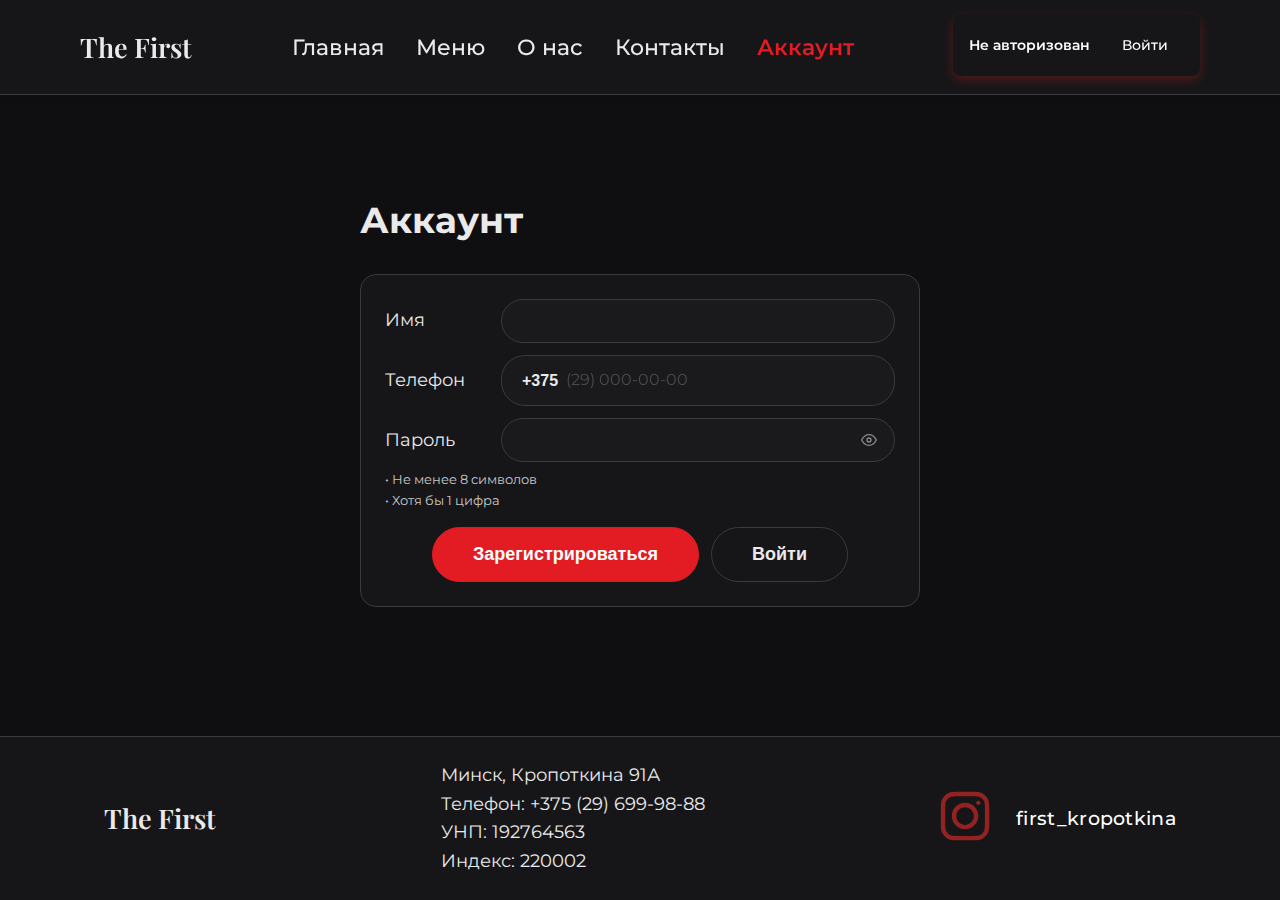
<file: pages/login.html>
<!DOCTYPE html>
<html lang="ru">
<head>
    <meta charset="UTF-8">
    <meta name="viewport" content="width=device-width, initial-scale=1.0">
    <title>The First - Аккаунт</title>
    <link rel="icon" type="image/svg+xml" href="../img/favicon-new.svg">
    <link rel="preconnect" href="https://fonts.googleapis.com">
    <link rel="preconnect" href="https://fonts.gstatic.com" crossorigin>
    <link href="https://fonts.googleapis.com/css2?family=Montserrat:wght@400;500;600;700&family=Playfair+Display:wght@600;700&display=swap" rel="stylesheet">
    <link rel="stylesheet" href="../css/variables.css">
    <link rel="stylesheet" href="../css/style.css">
    <link rel="stylesheet" href="../css/button.css">
    <link rel="stylesheet" href="../css/input.css">
    <script src="../js/burger-menu.js" defer></script>
    <script src="../js/demo-sheets.js" defer></script>
    <script src="../js/auth.js" defer></script>
    <script>
        document.addEventListener('DOMContentLoaded', function() {
            if (window.updateHeaderNavigation) {
                updateHeaderNavigation();
            }
        });
    </script>
</head>
<body class="login-page">
<header>
    <div class="wrapper header_wrap">
        <h2><a href="../index.html">The First</a></h2>
        <nav class="header_nav">
            <ul>
                <li><a href="../index.html">Главная</a></li>
                <li><a href="../pages/menu.html">Меню</a></li>
                <li><a href="../pages/about-us.html">О нас</a></li>
                <li><a href="../pages/contacts.html">Контакты</a></li>
                <li id="accountLink"><a href="../pages/login.html">Аккаунт</a></li>
            </ul>
        </nav>

        <div class="burger_menu">
            <div class="burger_menu_header">
                <h2><a href="../index.html">The First</a></h2>
                <button class="header_burger" onclick="closeBurgerMenuClick()">
                    <img src="../img/cross.svg" alt="cross" title="cross" class="burger-close">
                </button>
            </div>
            <nav class="menu">
                <ul>
                    <li><a href="../index.html">Главная</a></li>
                    <li><a href="../pages/menu.html">Меню</a></li>
                    <li><a href="../pages/about-us.html">О нас</a></li>
                    <li><a href="../pages/contacts.html">Контакты</a></li>
                    <li id="accountLinkMobile"><a href="../pages/login.html">Аккаунт</a></li>
                </ul>
                <div class="user-status-mobile" id="userStatusMobile" style="display: none;">
                    <span id="userNameDisplayMobile"></span>
                    <button class="logout-btn" id="headerLogoutBtnMobile">Выйти</button>
                </div>
                <div class="user-status-mobile" id="notLoggedInStatusMobile" style="display: flex;">
                    <span>Не авторизован</span>
                    <a href="login.html" class="login-link">Войти</a>
                </div>
            </nav>
        </div>

        <div class="user-status" id="userStatus" style="display: none;">
            <span id="userNameDisplay"></span>
            <button class="logout-btn" id="headerLogoutBtn">Выйти</button>
        </div>
        <div class="user-status" id="notLoggedInStatus" style="display: flex;">
            <span>Не авторизован</span>
            <a href="login.html" class="login-link">Войти</a>
        </div>

        <div class="overlay"></div>

        <button class="header_burger" onclick="burgerMenuClick()">
            <img src="../img/burger.svg" alt="burger">
        </button>
    </div>
  </header>

<main>
  <section class="wrapper" style="max-width:560px; padding: 3rem 0; display:flex; flex-direction:column; gap:1.5rem;">
    <h1>Аккаунт</h1>
    <div id="authStatus" style="display:none; background: var(--pink2); border:1px solid var(--light-gray); border-radius:1rem; padding:1rem;">
      <h3 style="margin-bottom:0.5rem;">Здравствуйте, <span id="userName"></span></h3>
      <div style="display:flex; flex-direction:column; gap:0.5rem;">
        <span>Телефон: <b id="userPhone"></b></span>
        <span>Скидка: <b id="userDiscount">0%</b></span>
        <span>Бронирований: <b id="userBookings">0</b></span>
      </div>
      <div style="display:flex; gap:0.75rem; margin-top:1rem;">
        <a href="../index.html" class="button">На главную</a>
        <button class="button" id="logoutBtn">Выйти</button>
      </div>
    </div>

    <form id="authForm" class="booking-form" style="background: var(--pink2); border:1px solid var(--light-gray); border-radius:1rem; padding:1.5rem; display:flex; flex-direction:column; gap:1rem;">
      <div style="display: grid; grid-template-columns: 100px 1fr; gap: 1rem; align-items: center; margin-bottom: 0.75rem;">
        <label>Имя</label>
        <input type="text" name="name" class="input" required>
      </div>
      <div style="display: grid; grid-template-columns: 100px 1fr; gap: 1rem; align-items: center; margin-bottom: 0.75rem;">
        <label>Телефон</label>
        <div class="phone-input-container">
          <input type="tel" name="phone" class="input phone-input" value="+375" required>
          <span class="phone-placeholder">(29) 000-00-00</span>
        </div>
      </div>
      <div style="display: grid; grid-template-columns: 100px 1fr; gap: 1rem; align-items: center; margin-bottom: 1rem;">
        <label>Пароль</label>
        <div class="password-input-container">
          <input type="password" name="password" class="input password-input" id="passwordInput" 
                 minlength="8" maxlength="64" pattern="^(?=.*\d)[~!?@#$%^&*_\-+()\[\]{}></\\|"'.:,]{0,}[a-zA-Z0-9~!?@#$%^&*_\-+()\[\]{}></\\|"'.:,]{8,64}$" 
                 placeholder="Invalid password." required>
          <button type="button" class="password-toggle-btn" id="passwordToggle" onclick="togglePasswordVisibility()">
            <svg width="16" height="16" viewBox="0 0 24 24" fill="none" stroke="currentColor" stroke-width="2">
              <path d="M1 12s4-8 11-8 11 8 11 8-4 8-11 8-11-8-11-8z"></path>
              <circle cx="12" cy="12" r="3"></circle>
            </svg>
          </button>
        </div>
      </div>
      <div style="grid-column: 2; font-size: 0.8rem; color: var(--gray); margin-top: -0.5rem; margin-bottom: 1rem;">
        <div>• Не менее 8 символов</div>
        <div>• Хотя бы 1 цифра</div>
      </div>
      <div style="display:flex; gap:0.75rem; justify-content: center;">
        <button type="submit" class="button primary" id="registerBtn">Зарегистрироваться</button>
        <button type="button" class="button" id="loginBtn">Войти</button>
      </div>
    </form>
  </section>
</main>

<footer>
  <div class="wrapper footer_wrap">
    <h2>The First</h2>
    <div class="footer_info">
      <span>Минск, Кропоткина 91А</span>
      <span>Телефон: +375 (29) 699-98-88</span>
      <span>УНП: 192764563</span>
      <span>Индекс: 220002</span>
    </div>
    <div class="footer_socials">
      <a href="https://www.instagram.com/first_kropotkina?igsh=MTJ5ODQ0MnRvdnlzZA==" target="_blank" rel="noopener">
        <img src="../img/instagram.svg" alt="instagram">
      </a>
      <span class="instagram-username">first_kropotkina</span>
    </div>
  </div>
</footer>

<script>
// Active navigation highlighting
document.addEventListener('DOMContentLoaded', function() {
    const currentPage = window.location.pathname;
    const navLinks = document.querySelectorAll('.header_nav a');
    
    navLinks.forEach(link => {
        const linkPath = link.getAttribute('href');
        
        // Normalize paths for comparison
        const normalizedCurrentPage = currentPage.replace(/\/$/, '') || '/';
        const normalizedLinkPath = linkPath.replace(/^\.\.\//, '').replace(/^\.\//, '');
        
        // Check if current page matches the link
        let isActive = false;
        
        // For main page (index.html)
        if ((normalizedCurrentPage === '/' || normalizedCurrentPage.endsWith('index.html')) && 
            (normalizedLinkPath === 'index.html' || normalizedLinkPath === '')) {
            isActive = true;
        }
        // For other pages
        else if (normalizedCurrentPage.includes(normalizedLinkPath) && normalizedLinkPath !== 'index.html') {
            isActive = true;
        }
        
        if (isActive) {
            link.classList.add('active');
        }
    });
});
</script>

</body>
</html>
</file>
<file: css/variables.css>
:root {
    --font: #EAEAEA;
    --gray: #C8C8C8;
    --light-gray: #3A3A3F;
    --pink1: #E31B23;
    --pink2: #161618;
    --pink3: #0F0F11;
    --yellow: #E31B23;
}
</file>
<file: css/style.css>
* {
    padding: 0;
    margin: 0;
    box-sizing: border-box;
}

body {
    font-family: "Montserrat", sans-serif;
    color: var(--font);
    background: var(--pink3);
    display: flex;
    flex-direction: column;
    min-height: 100svh;
    font-size: 18px;
    line-height: 1.6;
    padding-top: 80px;
}

header {
    border-bottom: 1px solid var(--light-gray);
    background: var(--pink2);
    position: fixed;
    top: 0;
    left: 0;
    right: 0;
    z-index: 1000;
    box-shadow: 0 2px 10px rgba(0, 0, 0, 0.1);
}

.header_wrap {
    width: 1120px;
    margin: 0 auto;
    display: flex;
    justify-content: space-between;
    align-items: center;
    padding: 1rem 0;
    color: var(--font);
}

.header_wrap h2 {
    font-family: "Playfair Display", serif;
    font-weight: 600;
}

.header_nav ul {
    display: flex;
    gap: 2rem;
    align-items: center;
    font-size: 1.35rem;
    font-weight: 500;
}

.header_nav a {
    position: relative;
    padding: 0.5rem 0;
    transition: color 0.3s ease;
}

.header_nav a.active {
    color: var(--pink1);
    font-weight: 600;
}

.header_nav a.active::after {
    content: '';
    position: absolute;
    bottom: 0;
    left: 0;
    right: 0;
    height: 2px;
    background: var(--pink1);
    border-radius: 1px;
}

.header_nav a::after {
    content: '';
    position: absolute;
    bottom: 0;
    left: 0;
    width: 0;
    height: 2px;
    background: var(--pink1);
    transition: width 0.3s ease;
}

.header_nav a:hover::after {
    width: 100%;
}

main {
    display: flex;
    flex-direction: column;
    gap: 4rem;
    padding-top: 4rem;
    padding-bottom: 4rem;
    flex-grow: 1;
}

.wrapper {
    width: 1120px;
    margin: 0 auto;
}

footer {
    border-top: 1px solid var(--light-gray);
    background: var(--pink2);
    margin-top: auto;
}

.footer_wrap {
    display: flex;
    justify-content: space-between;
    align-items: center;
    padding: 1.5rem;
}

.footer_wrap h2 {
    font-family: "Playfair Display", serif;
    font-weight: 600;
}

.footer_info {
    display: flex;
    flex-direction: column;
}

a {
    text-decoration: none;
    color: inherit;
    transition: color 0.3s ease, transform 0.2s ease;
}

a:hover {
    color: var(--pink1);
    transform: translateY(-1px);
}

button, input {
    border: none;
    outline: none;
    background: transparent;
}

button {
    cursor: pointer;
}

img {
    display: block;
}

li {
    list-style: none;
}


.menu_item {
    display: flex;
    flex-direction: column;
    gap: 1rem;
}

.menu_item img {
    border-radius: 0.75rem;
    width: 100%;
}

.menu_item div {
    display: flex;
    justify-content: space-between;
    align-items: center;
    font-size: 1.25rem;
    gap: 0.675rem;
}

.menu_item button {
    width: 100%;
}

.menu_item div h3 {
    font-size: 1.25rem;
    font-weight: 400;
}

.menu_item div span {
    font-weight: 700;
    white-space: nowrap;
}



.footer_socials {
    display: flex;
    gap: 1rem;
}

/* Instagram Icon Styling */
.footer_socials a {
    display: flex;
    align-items: center;
    justify-content: center;
    width: 69px;
    height: 69px;
    transition: all 0.3s ease;
    border-radius: 8px;
    transform: translateY(-3px) scale(1.15);
    filter: brightness(1.3) saturate(1.2);
}

.footer_socials a:hover {
    transform: translateY(-5px) scale(1.2);
    filter: brightness(1.4) saturate(1.3);
}

.footer_socials img {
    width: 46px;
    height: 46px;
    filter: brightness(1.2) saturate(1.3) contrast(1.1);
    transition: all 0.3s ease;
}

.instagram-username {
    font-size: 1.2rem;
    color: white;
    font-weight: 500;
    letter-spacing: 0.3px;
    margin-left: 0.05rem;
    align-self: center;
}



@media screen and (max-width: 1160px) {
    .wrapper {
        width: 100%;
        padding-left: 1.25rem;
        padding-right: 1.25rem;
    }
}

@media screen and (max-width: 768px) {
    .footer_wrap {
        display: grid;
        grid-template-columns: 1fr 1fr;
        gap: 1.5rem;
    }

    .footer_wrap h2 {
        grid-column: span 2;
        text-align: center;
    }

    .footer_socials {
        justify-content: end;
    }
}

@media screen and (max-width: 580px) {
    .header_nav {
        display: none;
    }
}

@media screen and (min-width: 580px) {
    .header_burger {
        display: none;
    }
}



.burger_menu {
    position: fixed;
    top: 0;
    left: 0;
    right: 0;
    z-index: 3;
    background: var(--pink2);
    transform: translateY(-100%);
    transition: transform 0.3s;
}

.burger_menu.active {
    transform: translateY(0);
}

.burger_menu .menu {
    padding: 1.5rem 0;
}

.burger_menu .menu ul {
    display: flex;
    flex-direction: column;
    gap: 1.5rem;
}

.burger_menu .menu li {
    display: flex;
    justify-content: center;
}

.burger_menu .menu a {
    text-align: center;
    font-weight: 500;
    font-size: 1.25rem;
}

.burger_menu_header {
    display: flex;
    justify-content: space-between;
    align-items: center;
    border-bottom: 1px solid var(--light-gray);
    padding: 1rem 1.25rem;
}

.overlay {
    position: fixed;
    top: 0;
    left: 0;
    width: 100%;
    height: 100%;
    background: rgba(0, 0, 0, 0.5);
    backdrop-filter: blur(20px);
    opacity: 0;
    visibility: hidden;
    transition: all 0.3s ease;
    z-index: 2;
}

.overlay.active {
    opacity: 1;
    visibility: visible;
}




.france {
    width: 150px;
    display: grid;
    grid-template-columns: 1fr 1fr 1fr;
    height: 100px;
}

.blue {
    background: blue;
}

.white {
    background: white;
}

.red {
    background: red;
}

/* User Status Styles */
.user-status {
    display: flex;
    align-items: center;
    gap: 1rem;
    color: var(--font);
    font-size: 0.875rem;
    background: var(--red3);
    padding: 0.75rem 1rem;
    border-radius: 0.5rem;
    border: 1px solid var(--red1);
    box-shadow: 0 2px 8px rgba(0, 0, 0, 0.1);
}

.user-status span {
    font-weight: 600;
    color: var(--red1);
}

.logout-btn {
    background: var(--red1);
    color: white;
    border: none;
    padding: 0.5rem 1rem;
    border-radius: 0.25rem;
    cursor: pointer;
    font-size: 0.875rem;
    font-weight: 500;
    transition: all 0.3s ease;
}

.logout-btn:hover {
    background: var(--red2);
    transform: translateY(-1px);
    box-shadow: 0 4px 12px rgba(220, 38, 38, 0.3);
}

.user-status-mobile {
    display: flex;
    flex-direction: column;
    gap: 0.5rem;
    padding: 1rem;
    border-top: 1px solid var(--light-gray);
    margin-top: 1rem;
}

.user-status-mobile span {
    font-weight: 500;
    color: var(--font);
}

.user-status-mobile .logout-btn {
    align-self: flex-start;
}

.login-link {
    background: var(--red1);
    color: white;
    text-decoration: none;
    padding: 0.5rem 1rem;
    border-radius: 0.25rem;
    font-size: 0.875rem;
    font-weight: 500;
    transition: all 0.3s ease;
}

.login-link:hover {
    background: var(--red2);
    transform: translateY(-1px);
    box-shadow: 0 4px 12px rgba(220, 38, 38, 0.3);
}

#notLoggedInStatus {
    background: var(--light-gray);
    border: 1px solid var(--gray);
}

#notLoggedInStatus span {
    color: var(--gray);
}

/* Highlight when on login page */
body.login-page #notLoggedInStatus {
    background: var(--red1);
    border: 1px solid var(--red1);
    transform: translateY(-2px);
    box-shadow: 0 4px 12px rgba(220, 38, 38, 0.3);
}

body.login-page #notLoggedInStatus span {
    color: white;
}

body.login-page #notLoggedInStatus .login-link {
    background: var(--red1);
    color: white;
}

#notLoggedInStatusMobile {
    background: var(--light-gray);
    border: 1px solid var(--gray);
}

#notLoggedInStatusMobile span {
    color: var(--gray);
}

/* Highlight when on login page */
body.login-page #notLoggedInStatusMobile {
    background: var(--red1);
    border: 1px solid var(--red1);
    transform: translateY(-2px);
    box-shadow: 0 4px 12px rgba(220, 38, 38, 0.3);
}

body.login-page #notLoggedInStatusMobile span {
    color: white;
}

body.login-page #notLoggedInStatusMobile .login-link {
    background: var(--red1);
    color: white;
}

/* Notification Styles */
.notification {
    position: fixed;
    top: 20px;
    right: 20px;
    z-index: 1000;
    max-width: 400px;
    border-radius: 8px;
    box-shadow: 0 4px 12px rgba(0, 0, 0, 0.15);
    animation: slideIn 0.3s ease-out;
}

.notification-content {
    display: flex;
    align-items: center;
    justify-content: space-between;
    padding: 1rem 1.5rem;
    gap: 1rem;
}

.notification-message {
    flex: 1;
    font-weight: 500;
}

.notification-close {
    background: none;
    border: none;
    font-size: 1.5rem;
    cursor: pointer;
    color: inherit;
    opacity: 0.7;
    transition: opacity 0.3s ease;
}

.notification-close:hover {
    opacity: 1;
}

.notification-success {
    background: #10b981;
    color: white;
    border-left: 4px solid #059669;
}

.notification-error {
    background: #ef4444;
    color: white;
    border-left: 4px solid #dc2626;
}

.notification-info {
    background: #3b82f6;
    color: white;
    border-left: 4px solid #2563eb;
}

@keyframes slideIn {
    from {
        transform: translateX(100%);
        opacity: 0;
    }
    to {
        transform: translateX(0);
        opacity: 1;
    }
}

@media screen and (max-width: 768px) {
    .notification {
        top: 10px;
        right: 10px;
        left: 10px;
        max-width: none;
    }
}
</file>
<file: css/button.css>
.button {
    padding: 1rem 2.5rem;
    border: 1px solid var(--light-gray);
    background: transparent;
    border-radius: 9999px;
    font-weight: 600;
    font-size: 18px;
    cursor: pointer;
    width: fit-content;
    color: var(--font);
    transition: background 0.2s ease, color 0.2s ease, border-color 0.2s ease;
}

.button.primary {
    background: var(--pink1);
    border-color: var(--pink1);
    color: #ffffff;
}

.button.counter {
    padding: 1rem 2rem;
    display: flex;
    gap: 1.5rem;
}

.button.danger {
    background: #9b1116;
    border-color: #9b1116;
    color: #ffffff;
}

.button:hover {
    border-color: var(--pink1);
}
</file>
<file: css/home.css>
main {
    padding-top: 0;
}

.wrapper:not(.header_wrap):not(.footer_wrap) {
    width: 980px;
}

.intro {
    position: relative;
    overflow: hidden;
    min-height: 760px;
    display: flex;
    align-items: center;
    flex-direction: column;
    justify-content: center;
    gap: 2rem;
}

.intro_media {
    position: absolute;
    inset: 0;
}

.intro_video {
    width: 100%;
    height: 100%;
    object-fit: cover;
    filter: brightness(0.35) saturate(1.2);
}

.intro_overlay {
    position: absolute;
    inset: 0;
    background: radial-gradient(ellipse at center, rgba(227,27,35,0.15) 0%, rgba(0,0,0,0.65) 60%);
}

.intro_text {
    position: relative;
    z-index: 1;
    display: flex;
    flex-direction: column;
    align-items: center;
    gap: 1rem;
    text-align: center;
    padding: 0 1.25rem;
}

.intro_logo {
    width: 140px;
    border-radius: 50%;
    box-shadow: 0 0 0 4px rgba(227,27,35,0.5);
}

.intro_text h1 {
    font-size: 64px;
    line-height: 1.1;
    font-weight: 700;
    text-shadow: 2px 2px 8px rgba(0,0,0,0.3);
}

.intro_text h2 {
    font-size: 24px;
    color: #cfcfcf;
    font-weight: 500;
    text-shadow: 1px 1px 4px rgba(0,0,0,0.2);
}

.features {
    background: var(--pink3);
}

.features_wrap {
    display: flex;
    flex-direction: column;
    gap: 2rem;
}

.features_wrap > h3 {
    text-align: center;
}

.features_container {
    color: var(--font);
    display: grid;
    grid-template-columns: 1fr 1fr;
    gap: 2rem;
}

.feature_item {
    background: #17171a;
    border: 1px solid var(--light-gray);
    border-radius: 1rem;
    padding: 1.5rem;
    display: flex;
    flex-direction: column;
    gap: 1rem;
    transition: transform 0.3s ease, box-shadow 0.3s ease;
    cursor: pointer;
}

.feature_item:hover {
    transform: translateY(-5px);
    box-shadow: 0 10px 30px rgba(227,27,35,0.1);
}

.feature_item h2 {
    font-size: 1.5rem;
    color: var(--pink1);
}

.feature_item span {
    font-size: 1.125rem;
    font-weight: 500;
}

.features_wrap > h3 span {
    color: var(--pink1);
}

.subscribe_wrap {
    background: #151518;
    border: 1px solid var(--light-gray);
    padding: 2rem;
    display: flex;
    flex-direction: column;
    gap: 1.25rem;
    border-radius: 1rem;
    width: 30rem;
}

.subscribe_wrap h2 {
    text-align: center;
}

.slider_wrap {
    display: flex;
    flex-direction: column;
    gap: 2rem;
    padding-bottom: 1.5rem;
    border-bottom: 1px solid var(--light-gray);
}

.slider_wrap > h2 {
    text-align: center;
}

.slider_wrap > h2 span {
    color: var(--pink1);
}

.slider_container {
    display: flex;
    justify-content: center;
    align-items: center;
    gap: 1rem;
    position: relative;
    height: 350px;
    width: 100%;
    overflow: hidden;
}

.slider-arrow-btn {
    background: var(--pink2);
    border: 2px solid var(--pink3);
    border-radius: 50%;
    width: 50px;
    height: 50px;
    display: flex;
    align-items: center;
    justify-content: center;
    cursor: pointer;
    transition: all 0.3s ease;
    box-shadow: 0 4px 15px rgba(0, 0, 0, 0.1);
    z-index: 20;
    position: absolute;
    top: 50%;
    transform: translateY(-50%);
}

.slider-arrow-btn.left-arrow {
    left: 20px;
}

.slider-arrow-btn.right-arrow {
    right: 20px;
}

.slider-arrow-btn:hover {
    background: var(--pink3);
    transform: translateY(-50%) scale(1.1);
    box-shadow: 0 8px 25px rgba(0, 0, 0, 0.2);
}

.slider-arrow-btn img {
    width: 20px;
    height: 20px;
    filter: invert(1);
}

/* Hookah Modal Styles */
.modal {
    display: none;
    position: fixed;
    z-index: 1000;
    left: 0;
    top: 0;
    width: 100%;
    height: 100%;
    background-color: rgba(0, 0, 0, 0.5);
    backdrop-filter: blur(5px);
}

.modal-content {
    background-color: var(--pink1);
    margin: 1% auto;
    padding: 0;
    border-radius: 15px;
    width: 98%;
    max-width: 1400px;
    min-height: 70vh;
    position: relative;
    border: 2px solid var(--pink3);
    box-shadow: 0 8px 25px rgba(0, 0, 0, 0.3);
    display: flex;
    overflow: hidden;
}

.close {
    color: #000000;
    float: right;
    font-size: 2.5rem;
    font-weight: bold;
    cursor: pointer;
    position: absolute;
    top: 1rem;
    right: 1.5rem;
    z-index: 10;
    background: rgba(255, 255, 255, 0.95);
    border-radius: 50%;
    width: 50px;
    height: 50px;
    display: flex;
    align-items: center;
    justify-content: center;
    border: 2px solid #000000;
    box-shadow: 0 2px 8px rgba(0, 0, 0, 0.3);
    transition: all 0.3s ease;
}

.close:hover {
    color: #ffffff;
    background: #000000;
    transform: scale(1.1);
}

.modal-image {
    flex: 1;
    min-height: 70vh;
    background-size: cover;
    background-position: center;
    background-repeat: no-repeat;
}

.modal-text {
    flex: 1;
    padding: 2rem;
    display: flex;
    flex-direction: column;
    justify-content: center;
}

.modal-text h2 {
    color: var(--font);
    margin-bottom: 1rem;
    font-size: 2rem;
    font-weight: 700;
}

.modal-text p {
    color: var(--font);
    line-height: 1.6;
    font-size: 1.1rem;
    margin-bottom: 1.5rem;
}

.modal-price {
    font-size: 1.5rem;
    font-weight: 700;
    color: var(--red1);
    margin-top: auto;
}

@media screen and (max-width: 768px) {
    .modal-content {
        flex-direction: column;
        max-width: 95%;
        margin: 5% auto;
        min-height: 70vh;
    }
    
    .modal-image {
        min-height: 40vh;
    }
    
    .modal-text {
        padding: 1.5rem;
    }
    
    .modal-text h2 {
        font-size: 1.5rem;
    }
    
    .modal-text p {
        font-size: 1rem;
    }
}

.menu_item {
    width: 200px;
    height: 200px;
    transition: all 0.8s cubic-bezier(0.23, 1, 0.32, 1);
    cursor: pointer;
    position: absolute;
    display: block;
    will-change: transform, opacity;
    filter: drop-shadow(0 2px 4px rgba(0, 0, 0, 0.1));
    border-radius: 8px;
    overflow: hidden;
}

/* Ensure product names are visible */
.menu_item div {
    position: absolute;
    bottom: 0;
    left: 0;
    right: 0;
    background: rgba(0, 0, 0, 0.7);
    color: white;
    padding: 8px;
    text-align: center;
}

.menu_item div h3 {
    font-size: 1rem;
    font-weight: 600;
    margin: 0 0 4px 0;
    color: white;
}

.menu_item div span {
    font-size: 0.9rem;
    font-weight: 700;
    color: var(--pink1);
}

/* Only center item can be hovered */
.menu_item[style*="z-index: 10"]:hover {
    transform: translate(-50%, -50%) translateY(-8px) scale(1.5) !important;
    box-shadow: 0 12px 35px rgba(0, 0, 0, 0.4);
    z-index: 15 !important;
    border: 4px solid var(--pink1);
}

/* Center item highlight */
.menu_item[style*="z-index: 10"] {
    box-shadow: 0 8px 25px rgba(0, 0, 0, 0.3);
    border: 3px solid var(--pink1);
    border-radius: 12px;
    background: rgba(255, 255, 255, 0.15);
    transform: translate(-50%, -50%) scale(1.4) !important;
    transition: all 0.8s cubic-bezier(0.23, 1, 0.32, 1);
}

/* Center focus indicator - removed red border */
.slider_container::after {
    content: '';
    position: absolute;
    top: 50%;
    left: 50%;
    width: 280px;
    height: 280px;
    border: none;
    border-radius: 12px;
    transform: translate(-50%, -50%);
    pointer-events: none;
    z-index: 1;
    box-shadow: 0 0 0 1px rgba(255, 255, 255, 0.1);
    transition: all 0.8s cubic-bezier(0.23, 1, 0.32, 1);
}


@media screen and (max-width: 908px) {
    .wrapper:not(.header_wrap):not(.footer_wrap),
    .wrapper {
        width: 100%;
    }
}

@media screen and (max-width: 768px) {
    .features_container {
        grid-template-columns: 1fr;
    }

    .menu_item:first-of-type,
    .menu_item:last-of-type {
        display: none;
    }

    .subscribe {
        padding: 0 1.25rem;
    }

    .subscribe_wrap {
        width: 100%;
    }
}
</file>
<file: css/input.css>
.input {
    border-radius: 1.5rem;
    padding: 0.75rem 1.25rem;
    font-weight: 600;
    border: 1px solid var(--light-gray);
    font-size: 1rem;
    background: rgba(255,255,255,0.02);
    color: var(--font);
}

.input::placeholder {
    color: #8a8a8a;
}

/* Override browser autofill styling to maintain dark theme */
input:-webkit-autofill,
input:-webkit-autofill:hover,
input:-webkit-autofill:focus,
input:-webkit-autofill:active {
    -webkit-box-shadow: 0 0 0 1000px rgba(255,255,255,0.02) inset !important;
    -webkit-text-fill-color: var(--font) !important;
    background-color: rgba(255,255,255,0.02) !important;
    transition: background-color 5000s ease-in-out 0s !important;
}

/* For Firefox autofill */
input:-moz-autofill {
    background-color: rgba(255,255,255,0.02) !important;
    color: var(--font) !important;
    box-shadow: 0 0 0 1000px rgba(255,255,255,0.02) inset !important;
}

/* Additional override for all input types */
input[type="text"]:-webkit-autofill,
input[type="email"]:-webkit-autofill,
input[type="tel"]:-webkit-autofill,
input[type="password"]:-webkit-autofill {
    -webkit-box-shadow: 0 0 0 1000px rgba(255,255,255,0.02) inset !important;
    -webkit-text-fill-color: var(--font) !important;
    background-color: rgba(255,255,255,0.02) !important;
}

/* Password input container with toggle button */
.password-input-container {
    position: relative;
    width: 100%;
}

.password-input {
    width: 100%;
    padding-right: 2.5rem; /* Make space for the eye icon inside */
}

.password-toggle-btn {
    position: absolute;
    right: 1rem;
    top: 50%;
    transform: translateY(-50%);
    background: none;
    border: none;
    cursor: pointer;
    padding: 0;
    color: #8a8a8a;
    transition: color 0.2s ease;
    z-index: 2;
    width: 20px;
    height: 20px;
    display: flex;
    align-items: center;
    justify-content: center;
}

.password-toggle-btn:hover {
    color: #a0a0a0;
}

.password-toggle-btn:focus {
    outline: none;
    color: #a0a0a0;
}

.password-toggle-btn svg {
    width: 16px;
    height: 16px;
}

/* Hide the browser's default password field icon completely */
input[type="password"]::-webkit-credentials-auto-fill-button {
    display: none !important;
    visibility: hidden !important;
    opacity: 0 !important;
    width: 0 !important;
    height: 0 !important;
    margin: 0 !important;
    padding: 0 !important;
}

input[type="password"]::-webkit-textfield-decoration-container {
    display: none !important;
    visibility: hidden !important;
}

input[type="password"]::-webkit-inner-spin-button,
input[type="password"]::-webkit-outer-spin-button {
    display: none !important;
}

/* For Firefox */
input[type="password"]::-moz-textfield-decoration-container {
    display: none !important;
    visibility: hidden !important;
}

/* Additional hiding for all browsers */
input[type="password"] {
    -webkit-appearance: none;
    -moz-appearance: textfield;
}

input[type="password"]::-ms-reveal {
    display: none !important;
}

/* Phone input specific styling */
input[type="tel"], input[name="phone"] {
    position: relative;
}

input[type="tel"]::placeholder, input[name="phone"]::placeholder {
    color: rgba(138, 138, 138, 0.6);
    font-weight: 400;
}

/* Custom phone input container for placeholder */
.phone-input-container {
    position: relative;
    display: block;
    width: 100%;
    border-radius: 1.5rem;
    padding: 0.75rem 1.25rem;
    font-weight: 600;
    border: 1px solid var(--light-gray);
    font-size: 1rem;
    background: rgba(255,255,255,0.02);
    color: var(--font);
}

.phone-placeholder {
    position: absolute;
    top: 50%;
    left: 4rem;
    transform: translateY(-50%);
    color: rgba(138, 138, 138, 0.6);
    font-size: 1rem;
    font-weight: 400;
    pointer-events: none;
    user-select: none;
    z-index: 1;
    font-family: inherit;
    opacity: 0.7;
}

.phone-input {
    position: relative;
    z-index: 2;
    background: transparent;
    border: none;
    outline: none;
    padding: 0;
    margin: 0;
    width: 100%;
    font-size: inherit;
    font-weight: inherit;
    color: inherit;
}

/* Inline phone field layout */
.booking-field.phone-field-inline {
    flex-direction: row !important;
    align-items: center !important;
    gap: 1rem !important;
}

.booking-field.phone-field-inline label {
    white-space: nowrap;
    min-width: fit-content;
    margin-bottom: 0 !important;
}

.booking-field.phone-field-inline .phone-input-container {
    flex: 1;
}
</file>
<file: css/booking.css>
/* Booking Modal Styles */
.booking-modal-overlay {
    position: fixed;
    top: 0;
    left: 0;
    right: 0;
    bottom: 0;
    background: rgba(0, 0, 0, 0.8);
    backdrop-filter: blur(8px);
    display: flex;
    justify-content: center;
    align-items: center;
    opacity: 0;
    visibility: hidden;
    transition: all 0.3s ease;
    z-index: 1000;
    padding: 1rem;
}

.booking-modal-overlay.active {
    opacity: 1;
    visibility: visible;
}

.booking-modal {
    background: var(--pink2);
    border: 1px solid var(--light-gray);
    border-radius: 1rem;
    padding: 2rem;
    position: relative;
    width: 100%;
    max-width: 500px;
    max-height: 90vh;
    overflow-y: auto;
    transform: translateY(50px) scale(0.9);
    transition: transform 0.3s ease;
    box-shadow: 0 20px 60px rgba(0, 0, 0, 0.3);
}

.booking-modal-overlay.active .booking-modal {
    transform: translateY(0) scale(1);
}

.booking-modal h2 {
    color: var(--font);
    margin-bottom: 1.5rem;
    text-align: center;
    font-family: "Playfair Display", serif;
    font-size: 1.75rem;
}

.booking-modal-close {
    position: absolute;
    top: 1.5rem;
    right: 1.5rem;
    background: none;
    border: none;
    cursor: pointer;
    padding: 0.5rem;
    border-radius: 50%;
    transition: background 0.2s ease;
}

.booking-modal-close:hover {
    background: var(--light-gray);
}

.booking-modal-close img {
    width: 20px;
    height: 20px;
    filter: invert(1);
}

.booking-form {
    display: flex;
    flex-direction: column;
    gap: 1.25rem;
}

.booking-field {
    display: flex;
    flex-direction: column;
    gap: 0.5rem;
}

.booking-field label {
    color: var(--font);
    font-weight: 600;
    font-size: 0.95rem;
}

.booking-field .input,
.booking-field select,
.booking-field textarea {
    width: 100%;
    padding: 0.875rem 1rem;
    border: 1px solid var(--light-gray);
    border-radius: 0.75rem;
    background: var(--pink3);
    color: var(--font);
    font-size: 1rem;
    transition: border-color 0.2s ease, box-shadow 0.2s ease;
}

.booking-field .input:focus,
.booking-field select:focus,
.booking-field textarea:focus {
    outline: none;
    border-color: var(--pink1);
    box-shadow: 0 0 0 3px rgba(227, 27, 35, 0.1);
}

.booking-field textarea {
    resize: vertical;
    min-height: 80px;
}

.booking-submit {
    margin-top: 0.5rem;
    width: 100%;
    padding: 1rem;
    font-size: 1.1rem;
    font-weight: 600;
}

.booking-submit:disabled {
    opacity: 0.7;
    cursor: not-allowed;
}

.booking-success,
.booking-error {
    text-align: center;
    padding: 1rem 0;
}

.booking-success h3 {
    color: #4ade80;
    margin-bottom: 1rem;
    font-size: 1.5rem;
}

.booking-error h3 {
    color: var(--pink1);
    margin-bottom: 1rem;
    font-size: 1.5rem;
}

.booking-success p,
.booking-error p {
    color: var(--font);
    margin-bottom: 1.5rem;
    line-height: 1.5;
}

/* Booking Button Styling */
.booking-btn {
    position: relative;
    overflow: hidden;
}

.booking-btn::before {
    content: '';
    position: absolute;
    top: 0;
    left: -100%;
    width: 100%;
    height: 100%;
    background: linear-gradient(90deg, transparent, rgba(255,255,255,0.1), transparent);
    transition: left 0.6s ease;
}

.booking-btn:hover::before {
    left: 100%;
}

/* Mobile Responsive */
@media (max-width: 768px) {
    .booking-modal {
        margin: 0.5rem;
        padding: 1.5rem;
        max-height: 95vh;
    }
    
    .booking-modal h2 {
        font-size: 1.5rem;
        margin-bottom: 1rem;
    }
    
    .booking-form {
        gap: 1rem;
    }
}

/* Loading Animation */
.booking-submit.loading {
    position: relative;
    color: transparent;
}

.booking-submit.loading::after {
    content: '';
    position: absolute;
    top: 50%;
    left: 50%;
    width: 20px;
    height: 20px;
    border: 2px solid transparent;
    border-top: 2px solid #ffffff;
    border-radius: 50%;
    transform: translate(-50%, -50%);
    animation: spin 1s linear infinite;
}

@keyframes spin {
    to {
        transform: translate(-50%, -50%) rotate(360deg);
    }
}

/* Login Warning Modal */
.login-warning-overlay {
    position: fixed;
    top: 0;
    left: 0;
    right: 0;
    bottom: 0;
    background: rgba(0, 0, 0, 0.8);
    backdrop-filter: blur(8px);
    display: flex;
    justify-content: center;
    align-items: center;
    z-index: 1001;
    padding: 1rem;
}

.login-warning-modal {
    background: var(--pink2);
    border: 1px solid var(--light-gray);
    border-radius: 1rem;
    padding: 3rem;
    position: relative;
    width: 100%;
    max-width: 500px;
    text-align: center;
    box-shadow: 0 20px 60px rgba(0, 0, 0, 0.3);
}

.login-warning-modal h3 {
    color: var(--font);
    margin-bottom: 1rem;
    font-family: "Playfair Display", serif;
    font-size: 1.5rem;
}

.login-warning-modal p {
    color: var(--font);
    margin-bottom: 2rem;
    line-height: 1.5;
}

.warning-buttons {
    display: flex;
    gap: 1rem;
    justify-content: center;
}

.warning-buttons .button {
    flex: 1;
    max-width: 180px;
    font-size: 1rem;
    padding: 1rem 1.5rem;
    white-space: nowrap;
    min-width: fit-content;
}

@media (max-width: 768px) {
    .login-warning-modal {
        margin: 0.5rem;
        padding: 1.5rem;
    }
    
    .warning-buttons {
        flex-direction: column;
        gap: 0.75rem;
    }
    
    .warning-buttons .button {
        max-width: none;
    }
}
</file>
